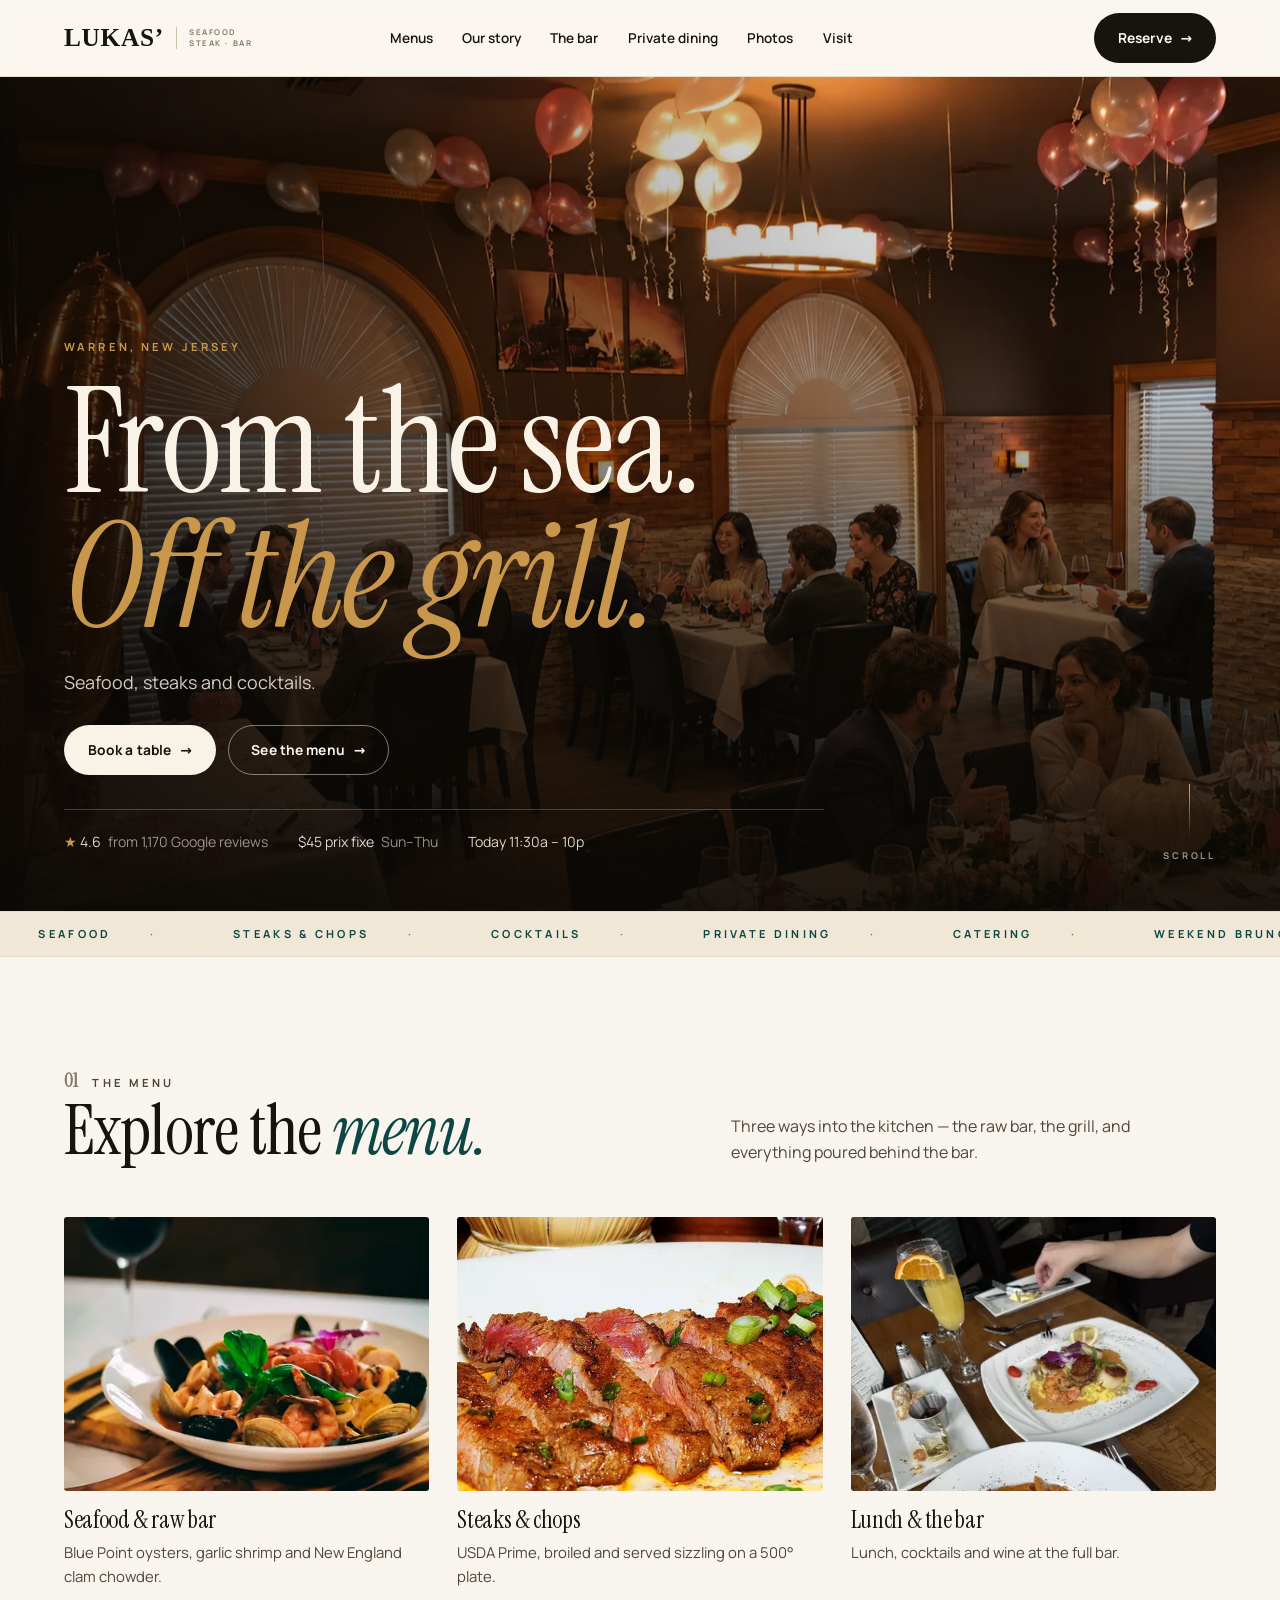
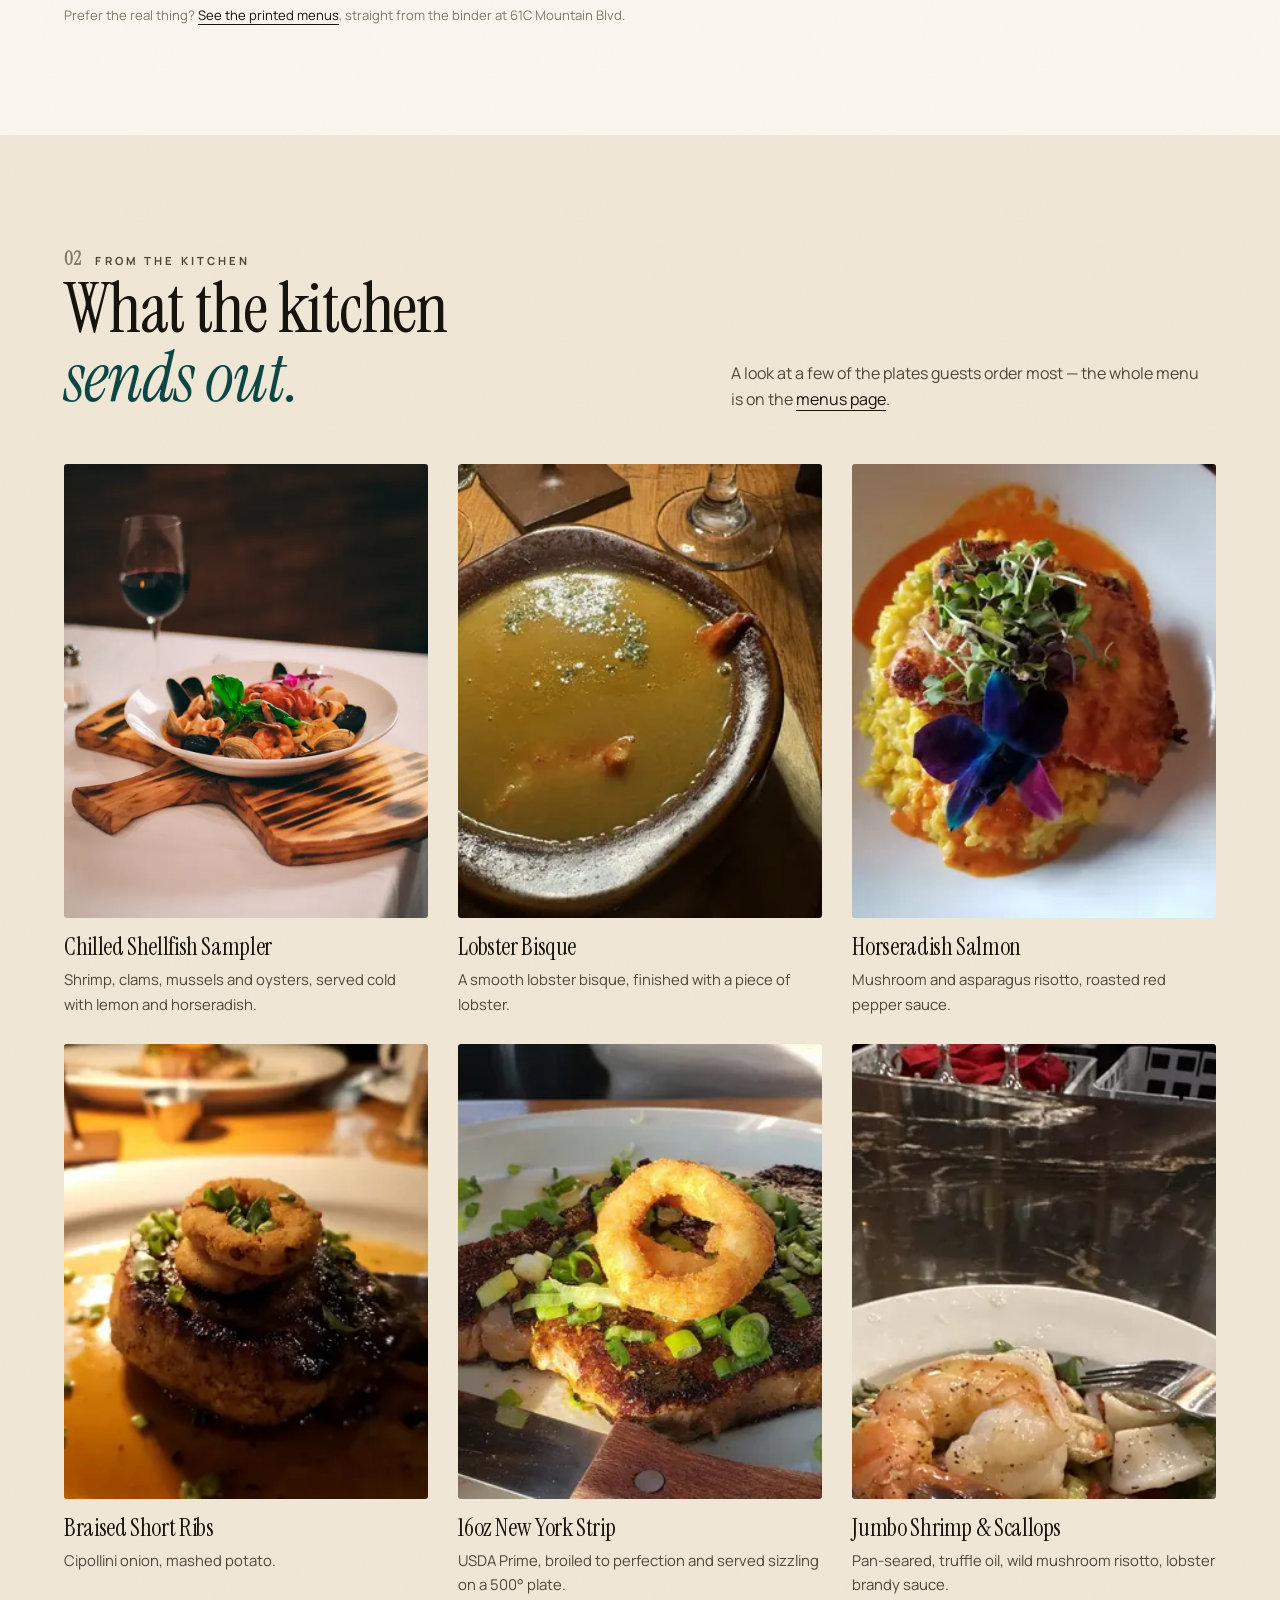
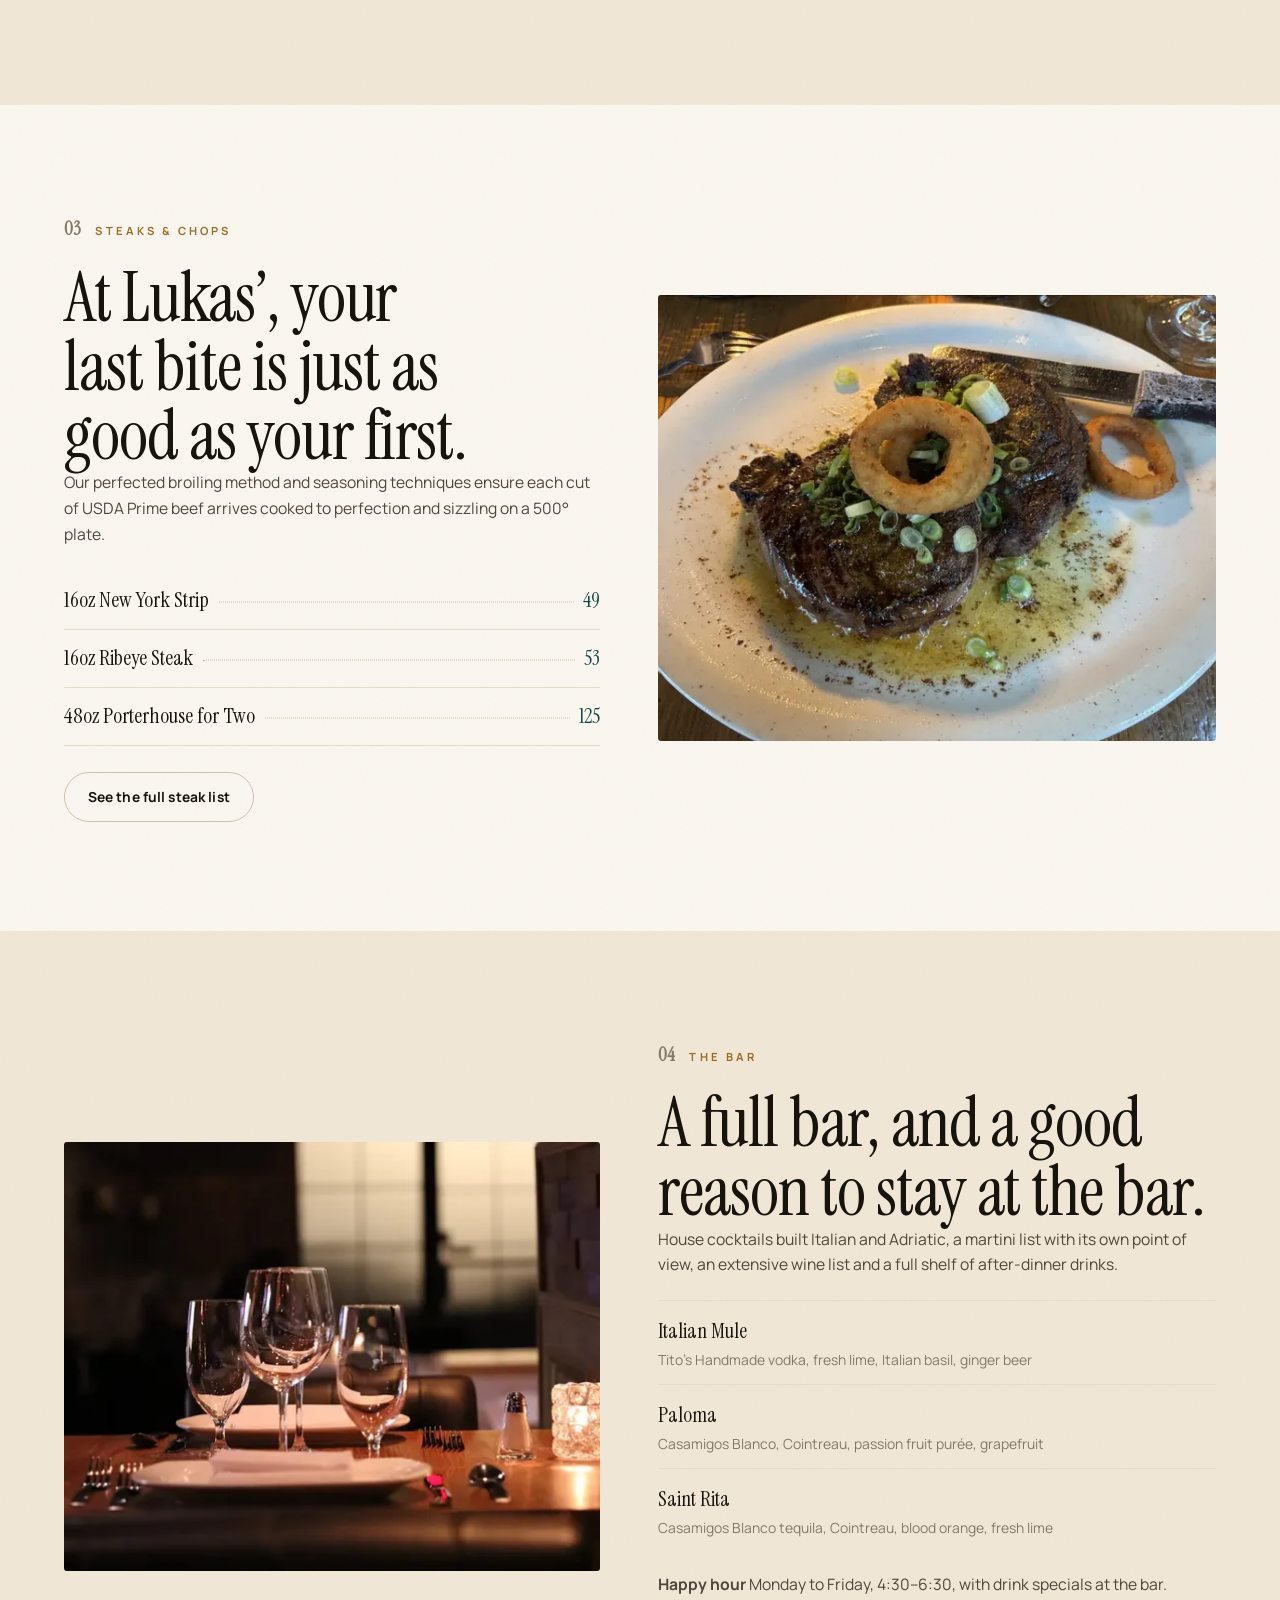
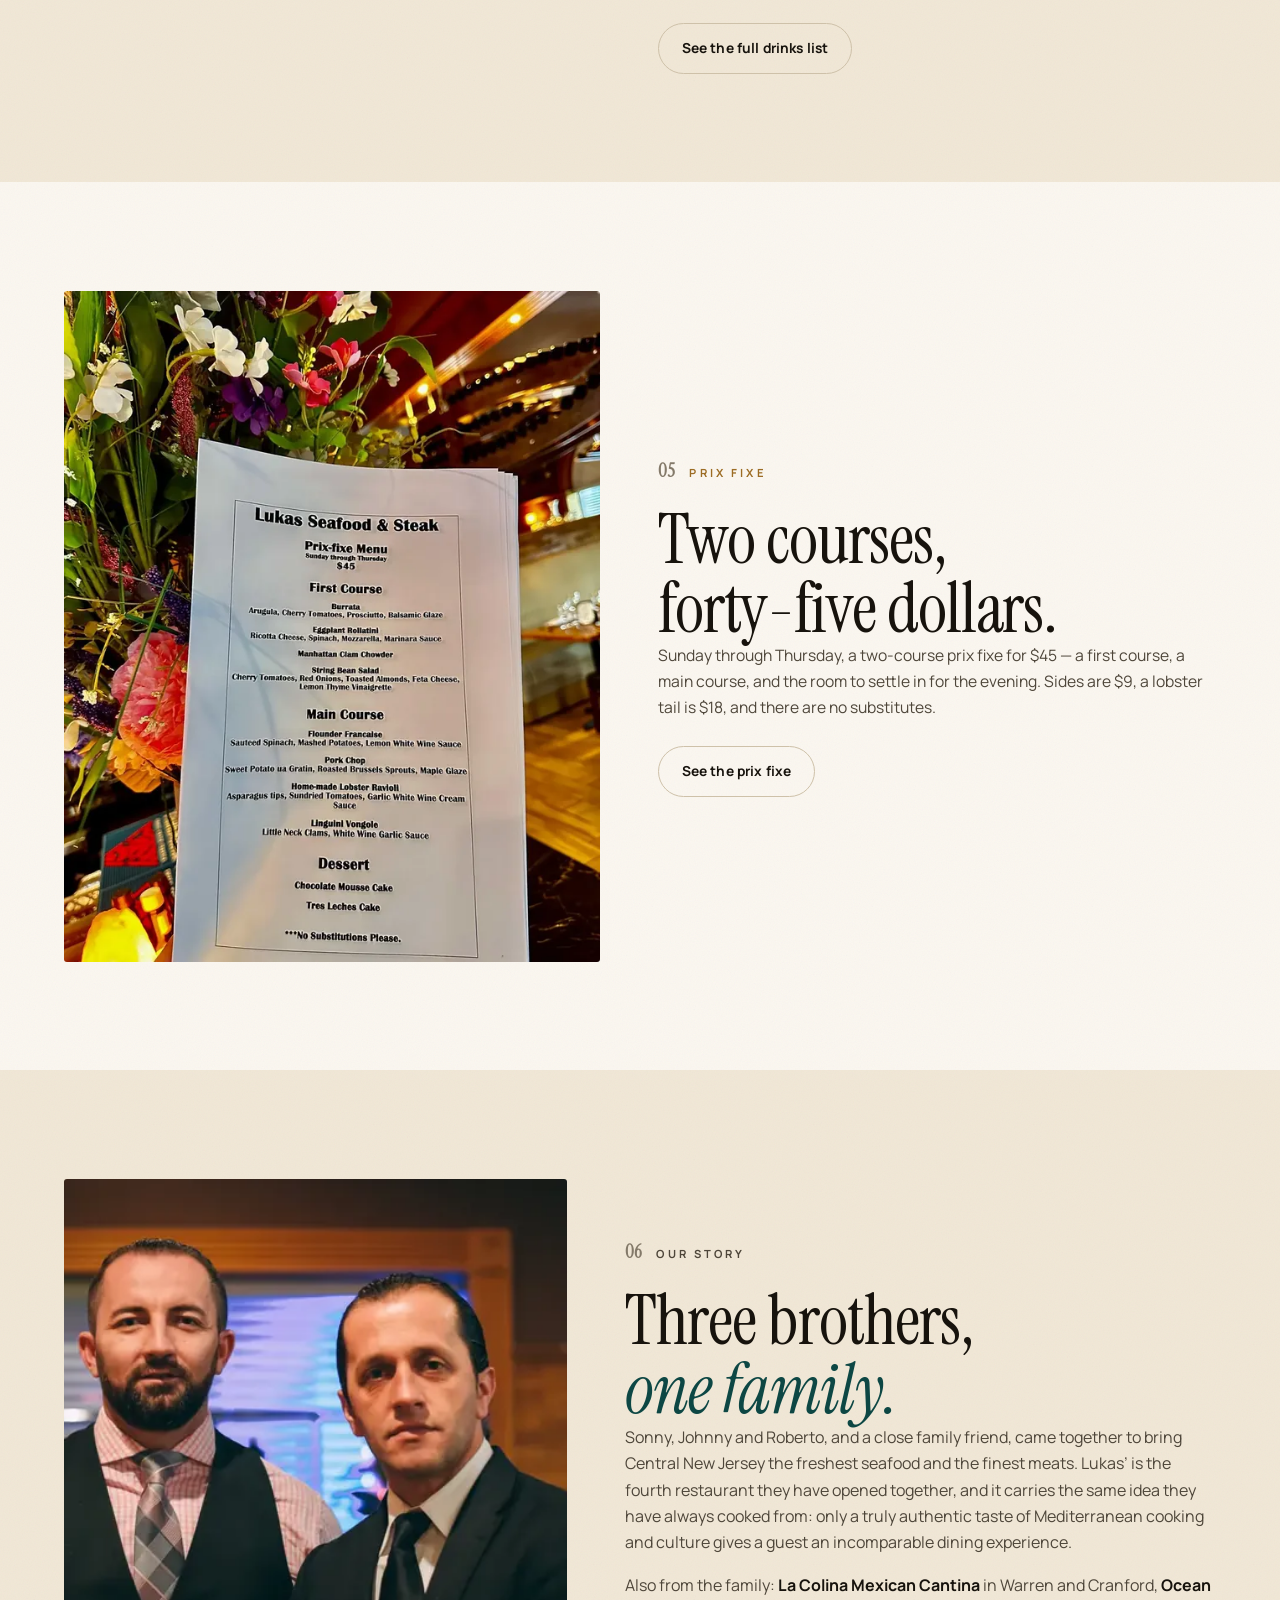
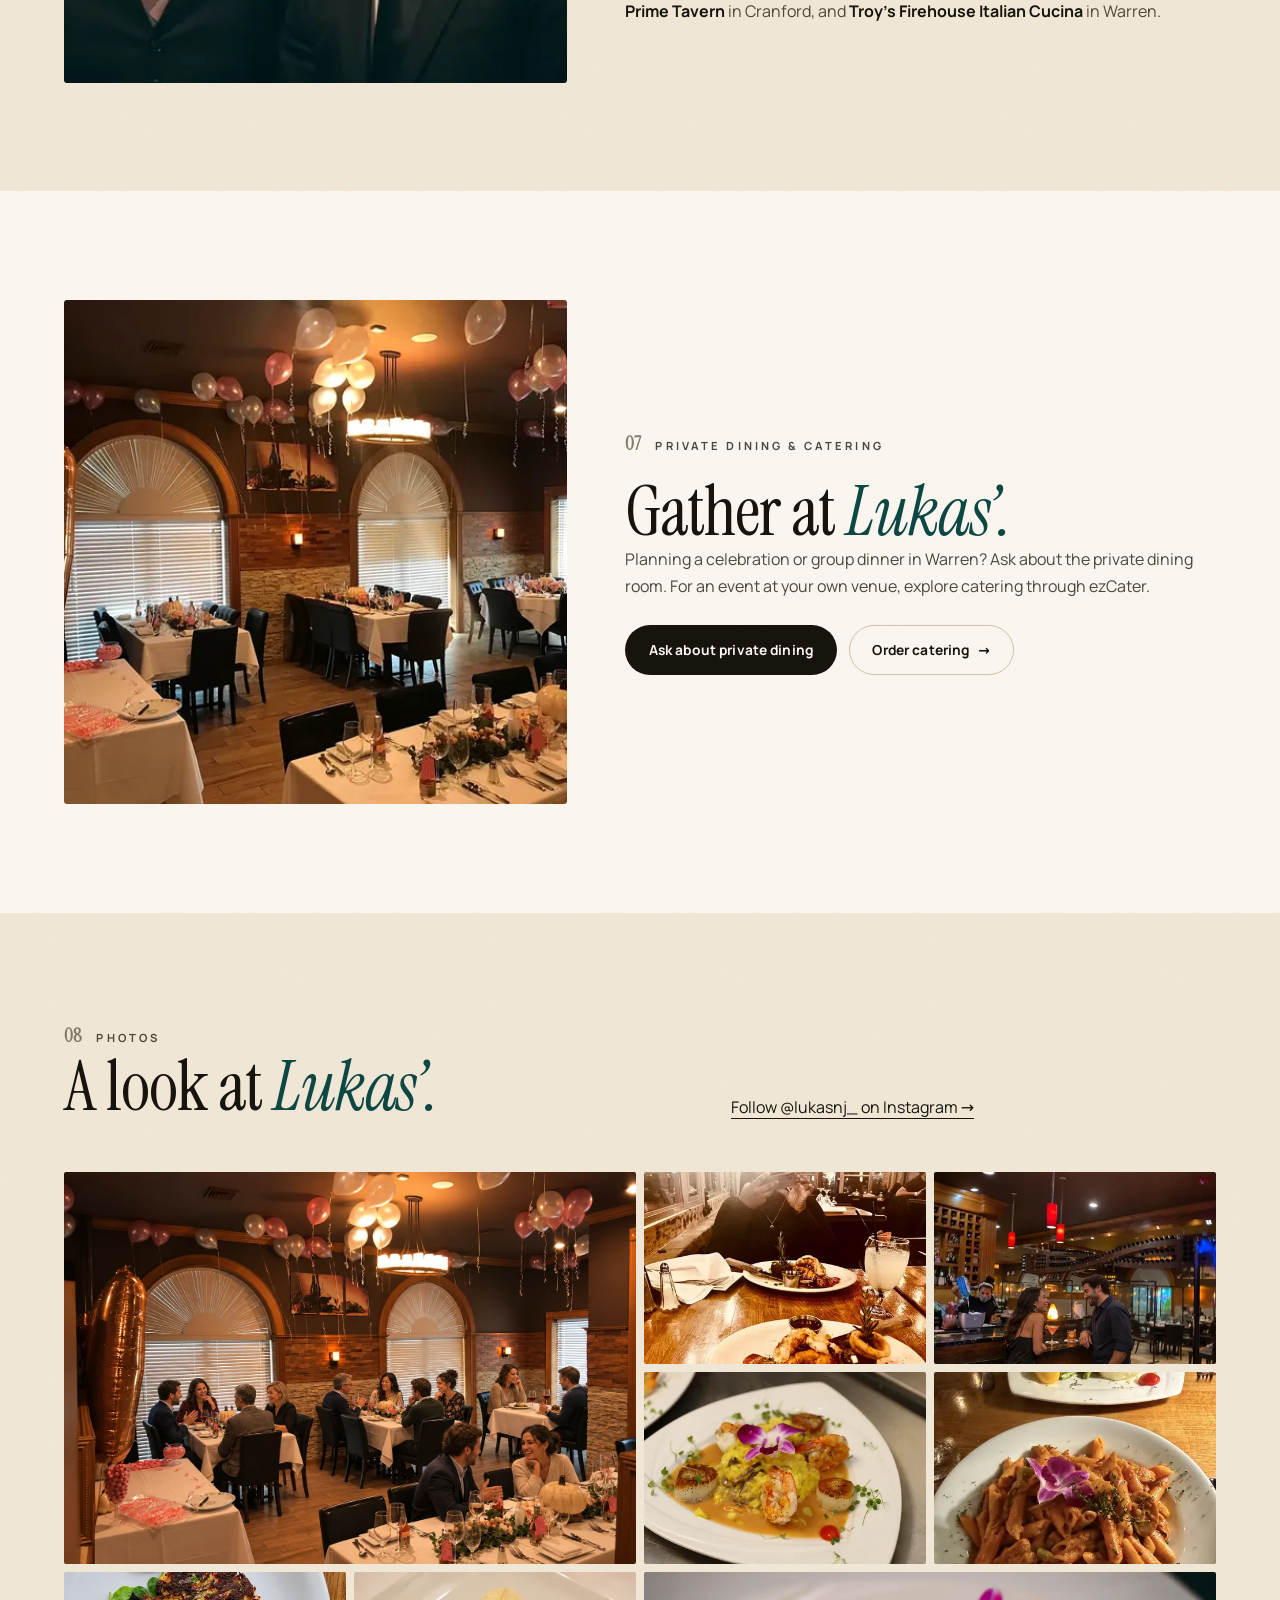
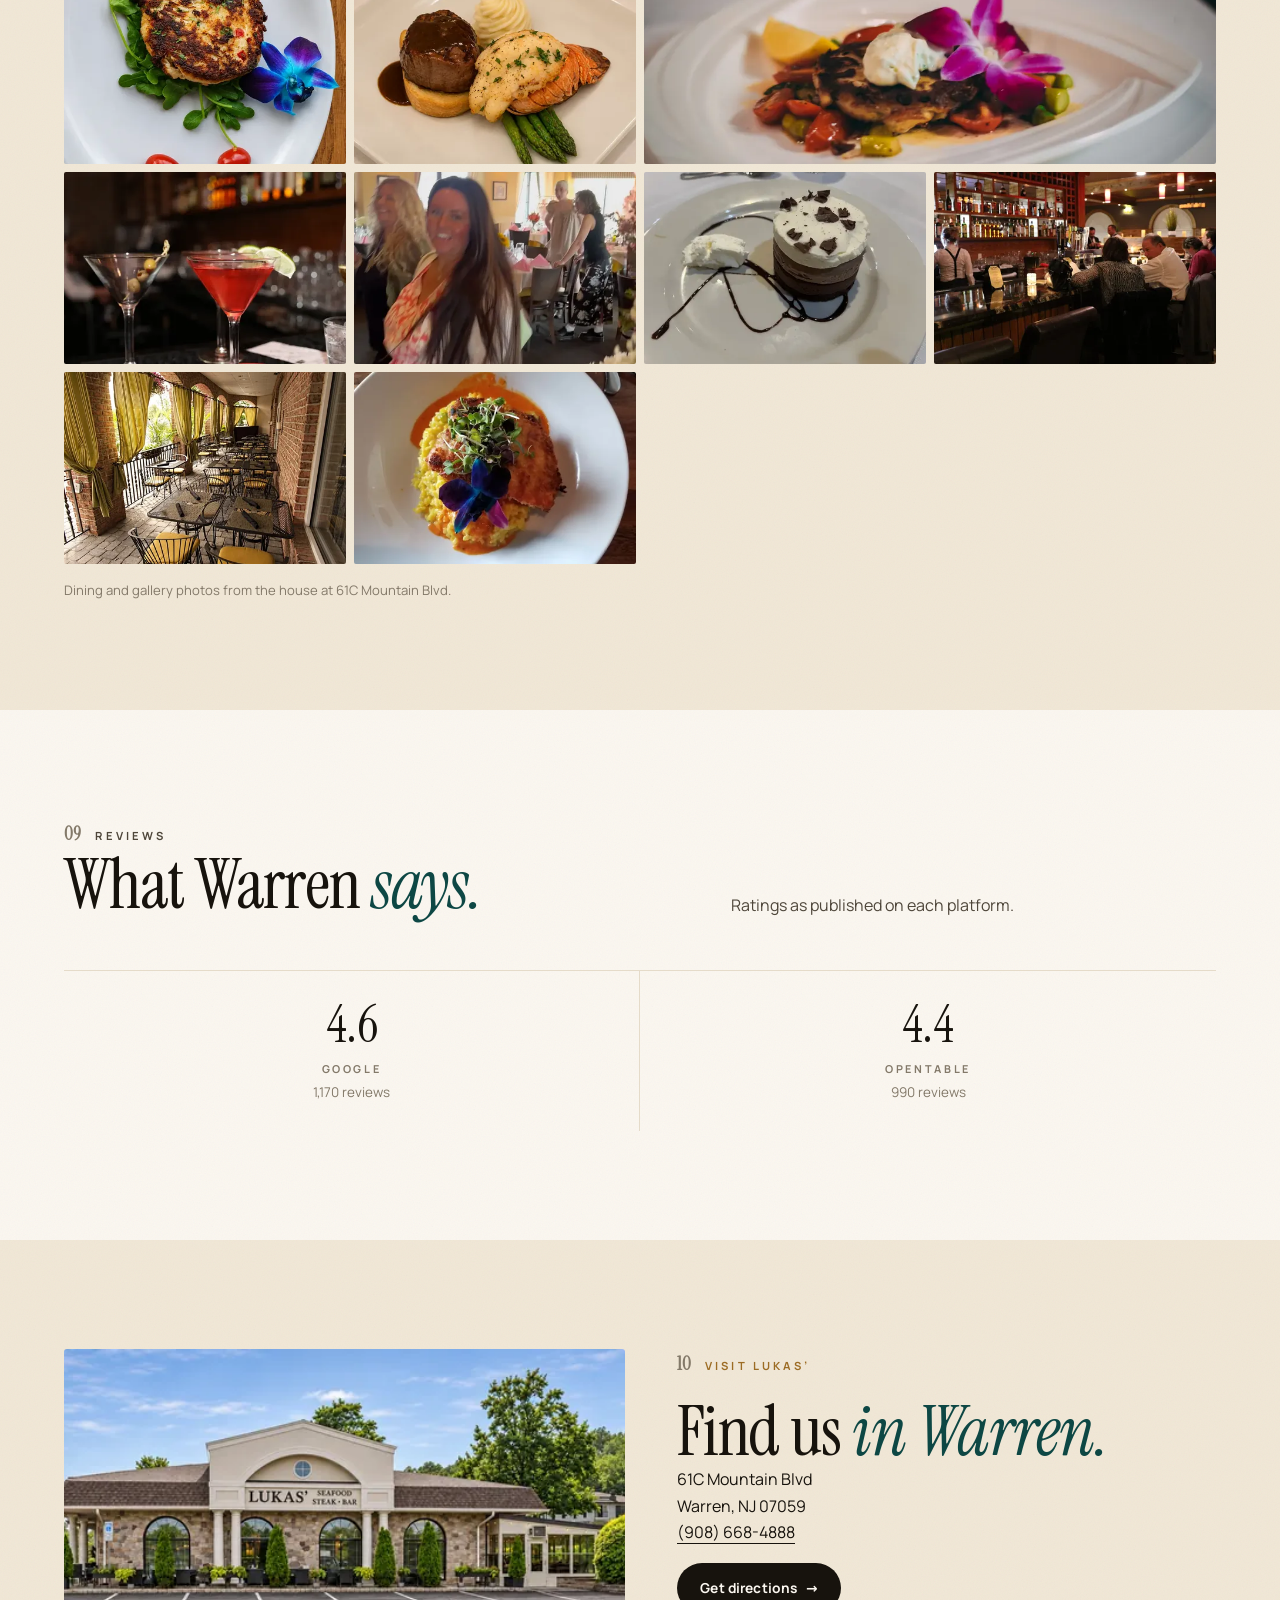
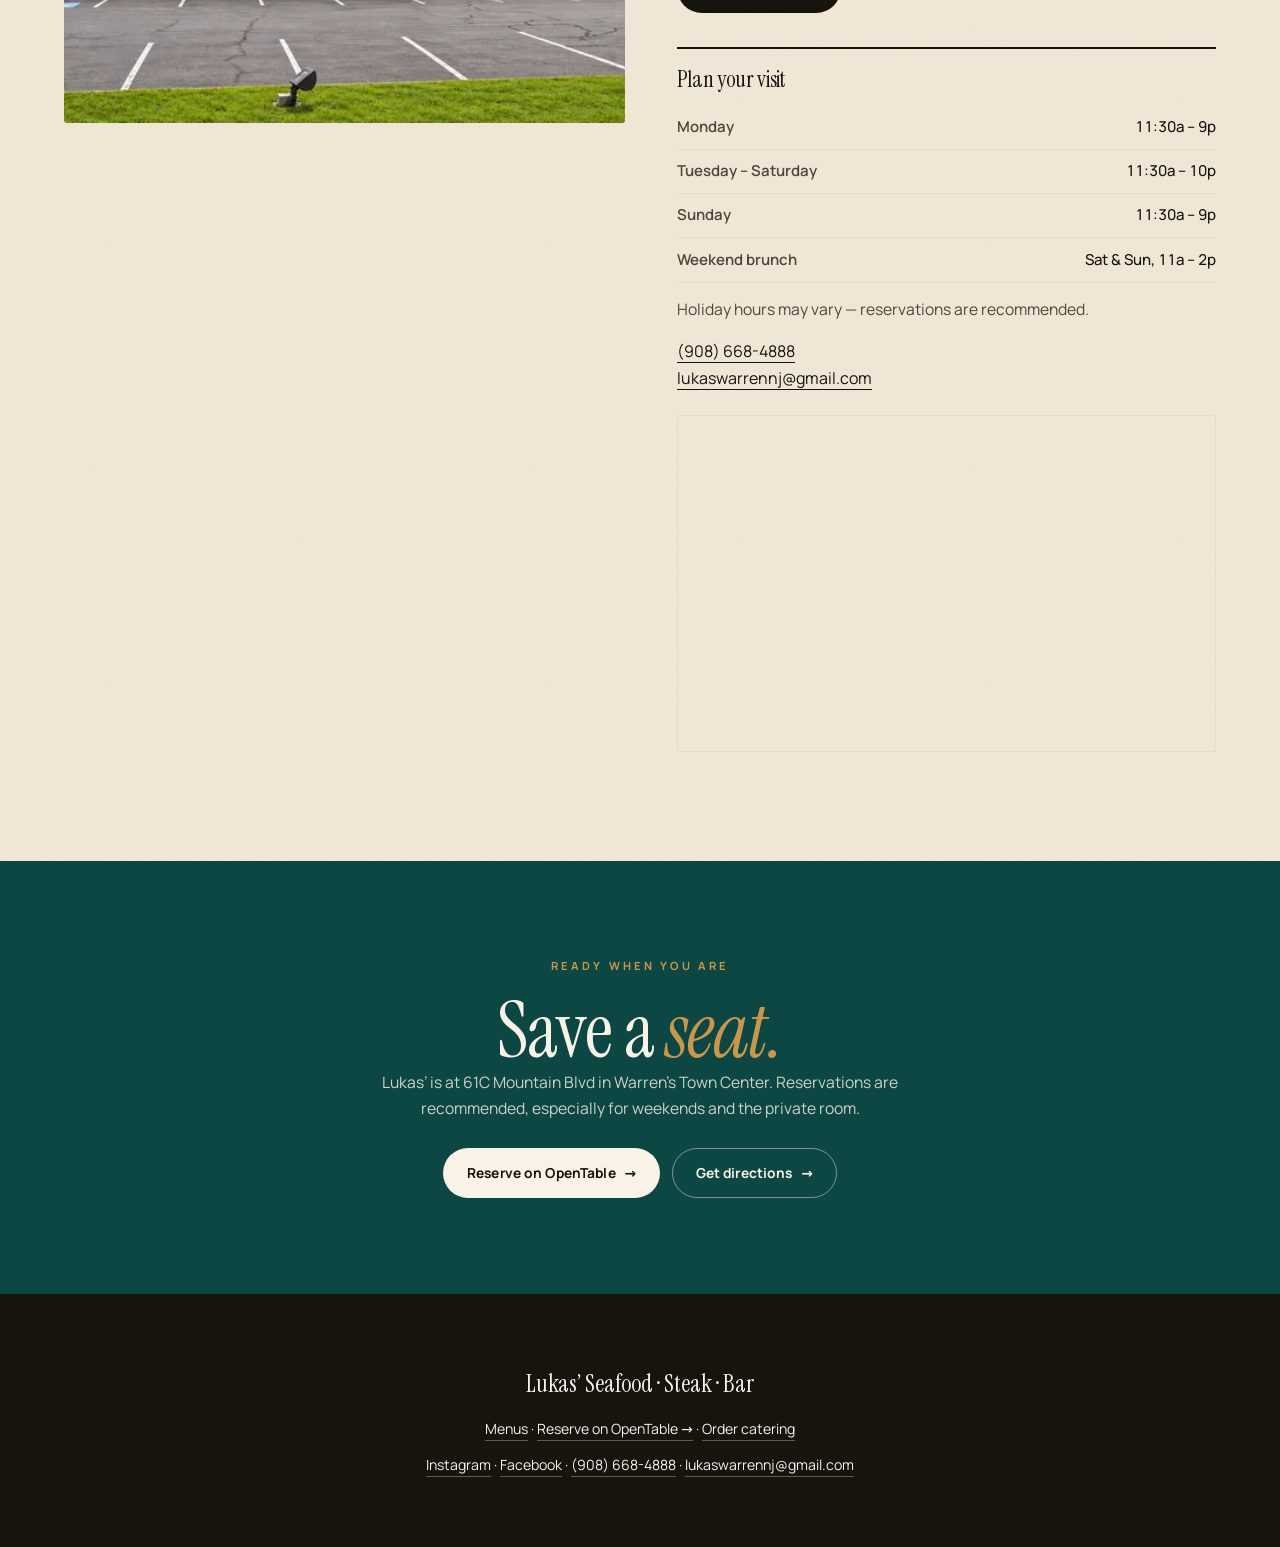
<file: index.html>
<!doctype html>
<html lang="en">
<head>
<meta charset="utf-8">
<script>document.documentElement.className += " js";</script>
<meta name="viewport" content="width=device-width, initial-scale=1">
<title>Lukas&rsquo; Seafood &middot; Steak &middot; Bar | Warren, NJ</title>
<meta name="description" content="Seafood, steaks and cocktails in Warren, New Jersey. Explore the menu, private dining, catering and reservations.">
<meta name="robots" content="noindex">
<meta property="og:title" content="Lukas&rsquo; Seafood &middot; Steak &middot; Bar | Warren, NJ">
<meta property="og:description" content="Seafood, steaks and cocktails in Warren, New Jersey. Explore the menu, private dining, catering and reservations.">
<meta property="og:type" content="website">
<meta property="og:image" content="https://lukas-seafood.netlify.app/assets/img/og-card-1200-v2.jpg">
<meta property="og:image:width" content="1200">
<meta property="og:image:height" content="630">
<meta property="og:image:alt" content="Lukas&rsquo; Seafood &amp; Grille in Warren, New Jersey">
<meta property="og:url" content="https://lukas-seafood.netlify.app/">
<meta property="og:site_name" content="Lukas&rsquo; Seafood &middot; Steak &middot; Bar">
<meta property="og:locale" content="en_US">
<meta name="twitter:card" content="summary_large_image">
<meta name="twitter:title" content="Lukas&rsquo; Seafood &middot; Steak &middot; Bar | Warren, NJ">
<meta name="twitter:description" content="Seafood, steaks and cocktails in Warren, New Jersey. Explore the menu, private dining, catering and reservations.">
<meta name="twitter:image" content="https://lukas-seafood.netlify.app/assets/img/og-card-1200-v2.jpg">
<link rel="canonical" href="https://lukas-seafood.netlify.app/">
<meta name="theme-color" content="#FBF7F0">
<script type="application/ld+json">
{
  "@context": "https://schema.org",
  "@type": "Restaurant",
  "name": "Lukas' Seafood & Grille",
  "alternateName": "Lukas' Seafood · Steak · Bar",
  "description": "Seafood, steaks and cocktails in Warren, New Jersey. Dinner, a full bar, a $45 prix fixe Sunday through Thursday, brunch Saturday and Sunday, and private dining.",
  "url": "https://lukas-seafood.netlify.app/",
  "image": "https://lukas-seafood.netlify.app/assets/img/storefront.webp",
  "logo": "https://lukas-seafood.netlify.app/assets/img/logo-ls-monogram-cropped-146.webp",
  "telephone": "+1-908-668-4888",
  "priceRange": "$$$",
  "currenciesAccepted": "USD",
  "servesCuisine": ["Seafood", "Steakhouse", "Italian", "Mediterranean"],
  "address": {
    "@type": "PostalAddress",
    "streetAddress": "61C Mountain Blvd",
    "addressLocality": "Warren",
    "addressRegion": "NJ",
    "postalCode": "07059",
    "addressCountry": "US"
  },
  "geo": { "@type": "GeoCoordinates", "latitude": 40.617949, "longitude": -74.4963409 },
  "hasMenu": "https://lukas-seafood.netlify.app/menus.html",
  "acceptsReservations": "https://www.opentable.com/r/lukass-seafood-and-grille-warren",
  "aggregateRating": {
    "@type": "AggregateRating",
    "ratingValue": "4.6",
    "reviewCount": "1170",
    "bestRating": "5",
    "worstRating": "1"
  },
  "openingHoursSpecification": [
    { "@type": "OpeningHoursSpecification", "dayOfWeek": "Monday", "opens": "11:30", "closes": "21:00" },
    { "@type": "OpeningHoursSpecification", "dayOfWeek": ["Tuesday", "Wednesday", "Thursday", "Friday"], "opens": "11:30", "closes": "22:00" },
    { "@type": "OpeningHoursSpecification", "dayOfWeek": "Saturday", "opens": "11:30", "closes": "22:00" },
    { "@type": "OpeningHoursSpecification", "dayOfWeek": "Sunday", "opens": "11:30", "closes": "21:00" }
  ],
  "sameAs": [
    "https://www.instagram.com/lukasnj_/",
    "https://www.facebook.com/p/Lukas-Seafood-Grille-100062875322074/",
    "https://www.opentable.com/r/lukass-seafood-and-grille-warren",
    "https://yelp.com/biz/lukas-seafood-and-grille-warren-2",
    "https://www.tripadvisor.com/Restaurant_Review-g46899-d12177837-Reviews-Lukas_Seafood_Grille-Warren_New_Jersey.html",
    "https://www.ezcater.com/catering/lukas-seafood-3"
  ]
}
</script>
<link rel="icon" href="assets/img/logo-ls-monogram-cropped-146.webp" type="image/webp">
<link rel="stylesheet" href="assets/fonts/fonts.css">
<link rel="stylesheet" href="style.css">
</head>
<body>
<a class="skip" href="#main">Skip to content</a>
<header class="header">
<a href="index.html" class="brand" aria-label="Lukas' Seafood, Steak and Bar home"><span class="wordmark" aria-hidden="true"><span class="wordmark-name">LUKAS&rsquo;</span><span class="wordmark-type">SEAFOOD<br>STEAK &middot; BAR</span></span></a>
<nav aria-label="Main"><a href="menus.html">Menus</a><a href="index.html#story">Our story</a><a href="index.html#bar">The bar</a><a href="index.html#dining">Private dining</a><a href="index.html#gallery">Photos</a><a href="index.html#visit">Visit</a></nav>
<a class="button" href="https://www.opentable.com/r/lukass-seafood-and-grille-warren?lang=en-us">Reserve <span aria-hidden="true">&rarr;</span></a>
<button class="nav-toggle" type="button" aria-expanded="false" aria-controls="mobile-menu" aria-label="Open menu"><span></span><span></span><span></span></button>
<div class="mobile-menu" id="mobile-menu" hidden>
<a href="menus.html">Menus</a>
<a href="index.html#story">Our story</a>
<a href="index.html#bar">The bar</a>
<a href="index.html#dining">Private dining</a>
<a href="index.html#gallery">Photos</a>
<a href="index.html#visit">Visit</a>
<a class="button" href="https://www.opentable.com/r/lukass-seafood-and-grille-warren?lang=en-us">Reserve a table <span aria-hidden="true">&rarr;</span></a>
</div>
</header>

<main id="main">

<section class="hero">
<figure class="hero-photo"><img src="assets/img/dining-hero-1448.webp" srcset="assets/img/dining-hero-640.webp 640w, assets/img/dining-hero-1448.webp 1448w" sizes="100vw" width="1448" height="1086" alt="Dinner guests in the dining room at Lukas'" fetchpriority="high"></figure>
<div class="hero-inner">
<p class="eyebrow">Warren, New Jersey</p>
<h1>From the sea.<br><em>Off the grill.</em></h1>
<p class="hero-sub">Seafood, steaks and cocktails.</p>
<div class="actions hero-actions">
<a class="button" href="https://www.opentable.com/r/lukass-seafood-and-grille-warren?lang=en-us">Book a table <span aria-hidden="true">&rarr;</span></a>
<a class="button outline" href="menus.html">See the menu <span aria-hidden="true">&rarr;</span></a>
</div>
<p class="hero-meta">
<span class="fact"><a href="https://www.google.com/maps/search/?api=1&amp;query=Lukas%27%20Seafood%20%26%20Grille%2C%2061C%20Mountain%20Blvd%2C%20Warren%2C%20NJ%2007059"><span class="star" aria-hidden="true">&#9733;</span> 4.6</a> <span class="muted">from 1,170 Google reviews</span></span>
<span class="fact"><a href="menus.html#prixfixe">$45 prix fixe</a> <span class="muted">Sun&ndash;Thu</span></span>
<span class="fact"><a href="index.html#visit"><span data-today-hours>Open daily from 11:30a</span></a></span>
</p>
</div>
<div class="scroll-cue" aria-hidden="true"><i></i><span>Scroll</span></div>
</section>

<div class="ticker" aria-hidden="true"><div class="ticker-track">
<span>Seafood</span><span>Steaks &amp; chops</span><span>Cocktails</span><span>Private dining</span><span>Catering</span><span>Weekend brunch</span><span>Warren, New Jersey</span>
<span>Seafood</span><span>Steaks &amp; chops</span><span>Cocktails</span><span>Private dining</span><span>Catering</span><span>Weekend brunch</span><span>Warren, New Jersey</span>
</div></div>

<section class="section shell reveal" id="menu" aria-labelledby="menu-title">
<div class="section-head">
<div><p class="eyebrow"><span class="num">01</span>The menu</p><h2 id="menu-title">Explore the <em>menu.</em></h2></div>
<p>Three ways into the kitchen &mdash; the raw bar, the grill, and everything poured behind the bar.</p>
</div>
<div class="menu-grid">
<a class="menu-card" href="menus.html#appetizers"><span class="thumb"><img src="assets/img/seafood.webp" srcset="assets/img/seafood-480.webp 480w, assets/img/seafood.webp 940w" sizes="(max-width:880px) 100vw, 33vw" width="940" height="638" alt="Plated seafood at Lukas'" loading="lazy" decoding="async"></span><h3>Seafood &amp; raw bar</h3><p>Blue Point oysters, garlic shrimp and New England clam chowder.</p></a>
<a class="menu-card" href="menus.html#steaks"><span class="thumb"><img src="assets/img/sliced-steak.webp" srcset="assets/img/sliced-steak-480.webp 480w, assets/img/sliced-steak.webp 909w" sizes="(max-width:880px) 100vw, 33vw" width="909" height="769" alt="Sliced steak served with vegetables" loading="lazy" decoding="async"></span><h3>Steaks &amp; chops</h3><p>USDA Prime, broiled and served sizzling on a 500&deg; plate.</p></a>
<a class="menu-card" href="menus.html#bar"><span class="thumb"><img src="assets/img/orange-cocktail-table-900.webp" srcset="assets/img/orange-cocktail-table-480.webp 480w, assets/img/orange-cocktail-table-900.webp 900w" sizes="(max-width:880px) 100vw, 33vw" width="900" height="675" alt="Cocktails on a table at Lukas'" loading="lazy" decoding="async"></span><h3>Lunch &amp; the bar</h3><p>Lunch, cocktails and wine at the full bar.</p></a>
</div>
<p class="gallery-credit">Prefer the real thing? <a class="textlink" href="menus.html#printed">See the printed menus</a>, straight from the binder at 61C Mountain Blvd.</p>
</section>

<section class="section tint shell reveal" id="dishes" aria-labelledby="dishes-title">
<div class="section-head">
<div><p class="eyebrow"><span class="num">02</span>From the kitchen</p><h2 id="dishes-title">What the kitchen<br><em>sends out.</em></h2></div>
<p>A look at a few of the plates guests order most &mdash; the whole menu is on the <a class="textlink" href="menus.html">menus page</a>.</p>
</div>
<div class="sig-grid">
<article class="menu-card"><span class="thumb portrait"><img src="assets/img/seafood-chilled-platter-480.webp" srcset="assets/img/seafood-chilled-platter-480.webp 480w" sizes="(max-width:600px) 100vw, 33vw" width="480" height="719" alt="Chilled Shellfish Sampler" loading="lazy" decoding="async"></span><h3>Chilled Shellfish Sampler</h3><p>Shrimp, clams, mussels and oysters, served cold with lemon and horseradish.</p></article>
<article class="menu-card"><span class="thumb portrait"><img src="assets/img/lobster-bisque-900.webp" srcset="assets/img/lobster-bisque-480.webp 480w, assets/img/lobster-bisque-900.webp 900w" sizes="(max-width:600px) 100vw, 33vw" width="900" height="675" alt="Lobster Bisque" loading="lazy" decoding="async"></span><h3>Lobster Bisque</h3><p>A smooth lobster bisque, finished with a piece of lobster.</p></article>
<article class="menu-card"><span class="thumb portrait"><img src="assets/img/horseradish-salmon-900.webp" srcset="assets/img/horseradish-salmon-480.webp 480w, assets/img/horseradish-salmon-900.webp 900w" sizes="(max-width:600px) 100vw, 33vw" width="900" height="675" alt="Horseradish Salmon" loading="lazy" decoding="async"></span><h3>Horseradish Salmon</h3><p>Mushroom and asparagus risotto, roasted red pepper sauce.</p></article>
<article class="menu-card"><span class="thumb portrait"><img src="assets/img/short-rib-braised-900.webp" srcset="assets/img/short-rib-braised-480.webp 480w, assets/img/short-rib-braised-900.webp 900w" sizes="(max-width:600px) 100vw, 33vw" width="900" height="675" alt="Braised Short Ribs" loading="lazy" decoding="async"></span><h3>Braised Short Ribs</h3><p>Cipollini onion, mashed potato.</p></article>
<article class="menu-card"><span class="thumb portrait"><img src="assets/img/new-york-strip-900.webp" srcset="assets/img/new-york-strip-480.webp 480w, assets/img/new-york-strip-900.webp 900w" sizes="(max-width:600px) 100vw, 33vw" width="900" height="675" alt="16oz New York Strip" loading="lazy" decoding="async"></span><h3>16oz New York Strip</h3><p>USDA Prime, broiled to perfection and served sizzling on a 500&deg; plate.</p></article>
<article class="menu-card"><span class="thumb portrait"><img src="assets/img/grilled-shrimp-lobster-900.webp" srcset="assets/img/grilled-shrimp-lobster-480.webp 480w, assets/img/grilled-shrimp-lobster-900.webp 900w" sizes="(max-width:600px) 100vw, 33vw" width="900" height="675" alt="Jumbo Shrimp &amp; Scallops" loading="lazy" decoding="async"></span><h3>Jumbo Shrimp &amp; Scallops</h3><p>Pan-seared, truffle oil, wild mushroom risotto, lobster brandy sauce.</p></article>
</div>
</section>

<section class="section shell reveal" id="steaks" aria-labelledby="steaks-title">
<div class="split">
<div class="split-copy">
<p class="eyebrow"><span class="num">03</span>Steaks &amp; chops</p>
<h2 id="steaks-title">At Lukas&rsquo;, your last bite is just as good as your first.</h2>
<p class="note">Our perfected broiling method and seasoning techniques ensure each cut of USDA Prime beef arrives cooked to perfection and sizzling on a 500&deg; plate.</p>
<ul class="price-list">
<li><span class="nm">16oz New York Strip</span><span class="dots"></span><span class="pr">49</span></li>
<li><span class="nm">16oz Ribeye Steak</span><span class="dots"></span><span class="pr">53</span></li>
<li><span class="nm">48oz Porterhouse for Two</span><span class="dots"></span><span class="pr">125</span></li>
</ul>
<div class="pill-row"><a class="button outline" href="menus.html#steaks">See the full steak list</a></div>
</div>
<div class="split-media"><img src="assets/img/filet-mignon-grilled-900.webp" srcset="assets/img/filet-mignon-grilled-640.webp 640w, assets/img/filet-mignon-grilled-900.webp 900w" sizes="(max-width:900px) 100vw, 50vw" width="900" height="675" alt="A grilled filet mignon at Lukas'" loading="lazy" decoding="async"></div>
</div>
</section>

<section class="section tint shell reveal" id="bar" aria-labelledby="bar-title">
<div class="split flip">
<div class="split-copy">
<p class="eyebrow"><span class="num">04</span>The bar</p>
<h2 id="bar-title">A full bar, and a good reason to stay at the bar.</h2>
<p class="note">House cocktails built Italian and Adriatic, a martini list with its own point of view, an extensive wine list and a full shelf of after-dinner drinks.</p>
<ul class="cocktail-list">
<li><span class="nm">Italian Mule</span><span class="ing">Tito&rsquo;s Handmade vodka, fresh lime, Italian basil, ginger beer</span></li>
<li><span class="nm">Paloma</span><span class="ing">Casamigos Blanco, Cointreau, passion fruit pur&eacute;e, grapefruit</span></li>
<li><span class="nm">Saint Rita</span><span class="ing">Casamigos Blanco tequila, Cointreau, blood orange, fresh lime</span></li>
</ul>
<p class="note" style="margin-top:20px"><strong>Happy hour</strong> Monday to Friday, 4:30&ndash;6:30, with drink specials at the bar.</p>
<div class="pill-row"><a class="button outline" href="menus.html#bar">See the full drinks list</a></div>
</div>
<div class="split-media"><img src="assets/img/wine-service-candle-900.webp" srcset="assets/img/wine-service-candle-640.webp 640w, assets/img/wine-service-candle-900.webp 900w" sizes="(max-width:900px) 100vw, 50vw" width="900" height="600" alt="Wine service by candlelight at Lukas'" loading="lazy" decoding="async"></div>
</div>
</section>

<section class="section shell reveal" id="prixfixe" aria-labelledby="prixfixe-title">
<div class="split flip">
<div class="split-copy">
<p class="eyebrow"><span class="num">05</span>Prix fixe</p>
<h2 id="prixfixe-title">Two courses, forty-five dollars.</h2>
<p class="note">Sunday through Thursday, a two-course prix fixe for $45 &mdash; a first course, a main course, and the room to settle in for the evening. Sides are $9, a lobster tail is $18, and there are no substitutes.</p>
<div class="pill-row"><a class="button outline" href="menus.html#prixfixe">See the prix fixe</a></div>
</div>
<div class="split-media tall"><img src="assets/img/guestbook-prix-fixe-card-1200.webp" srcset="assets/img/guestbook-prix-fixe-card-640.webp 640w, assets/img/guestbook-prix-fixe-card-1200.webp 1200w" sizes="(max-width:900px) 100vw, 50vw" width="1200" height="1500" alt="The printed prix fixe card at Lukas'" loading="lazy" decoding="async"></div>
</div>
</section>

<section class="section tint shell reveal" id="story">
<div class="story">
<div class="story-media"><img src="assets/img/founders-portrait-900.webp" srcset="assets/img/founders-portrait-640.webp 640w, assets/img/founders-portrait-900.webp 900w" sizes="(max-width:900px) 100vw, 46vw" width="900" height="600" alt="Sonny and Burim Gjevukaj of the family behind Lukas'" loading="lazy" decoding="async"></div>
<div>
<p class="eyebrow"><span class="num">06</span>Our story</p>
<h2>Three brothers,<br><em>one family.</em></h2>
<p>Sonny, Johnny and Roberto, and a close family friend, came together to bring Central New Jersey the freshest seafood and the finest meats. Lukas&rsquo; is the fourth restaurant they have opened together, and it carries the same idea they have always cooked from: only a truly authentic taste of Mediterranean cooking and culture gives a guest an incomparable dining experience.</p>
<p>Also from the family: <strong>La Colina Mexican Cantina</strong> in Warren and Cranford, <strong>Ocean Prime Tavern</strong> in Cranford, and <strong>Troy&rsquo;s Firehouse Italian Cucina</strong> in Warren.</p>
</div>
</div>
</section>

<section class="section shell reveal" id="dining">
<div class="story flip">
<div class="story-media"><img src="assets/img/dining.webp" srcset="assets/img/dining-640.webp 640w, assets/img/dining.webp 1280w" sizes="(max-width:900px) 100vw, 46vw" width="1280" height="960" alt="Warm lighting and set tables inside Lukas'" loading="lazy" decoding="async"></div>
<div>
<p class="eyebrow"><span class="num">07</span>Private dining &amp; catering</p>
<h2>Gather at <em>Lukas&rsquo;.</em></h2>
<p>Planning a celebration or group dinner in Warren? Ask about the private dining room. For an event at your own venue, explore catering through ezCater.</p>
<div class="event-actions">
<a class="button" href="mailto:lukaswarrennj@gmail.com">Ask about private dining</a>
<a class="button outline" href="https://www.ezcater.com/catering/lukas-seafood-3">Order catering <span aria-hidden="true">&rarr;</span></a>
</div>
</div>
</div>
</section>

<section class="section tint shell reveal" id="gallery" aria-labelledby="gallery-title">
<div class="section-head">
<div><p class="eyebrow"><span class="num">08</span>Photos</p><h2 id="gallery-title">A look at <em>Lukas&rsquo;.</em></h2></div>
<p><a class="textlink" href="https://www.instagram.com/lukasnj_/">Follow @lukasnj_ on Instagram &rarr;</a></p>
</div>
<div class="gallery-grid">
<img tabindex="0" role="button" src="assets/img/dining-hero-1448.webp" srcset="assets/img/dining-hero-480.webp 480w, assets/img/dining-hero-1448.webp 1448w" sizes="(max-width:720px) 100vw, 50vw" width="1448" height="1086" alt="Dining room at night" loading="lazy" decoding="async">
<img tabindex="0" role="button" src="assets/img/table-752.webp" srcset="assets/img/table-480.webp 480w, assets/img/table-752.webp 752w" sizes="(max-width:720px) 50vw, 25vw" width="752" height="752" alt="Guests and plated food at a table" loading="lazy" decoding="async">
<img tabindex="0" role="button" src="assets/img/bar-evening.webp" srcset="assets/img/bar-evening-480.webp 480w, assets/img/bar-evening.webp 1100w" sizes="(max-width:720px) 50vw, 25vw" width="1100" height="1100" alt="The bar in the evening" loading="lazy" decoding="async">
<img tabindex="0" role="button" src="assets/img/seafood-risotto.webp" srcset="assets/img/seafood-risotto-480.webp 480w, assets/img/seafood-risotto.webp 1280w" sizes="(max-width:720px) 50vw, 25vw" width="1280" height="853" alt="Seafood risotto" loading="lazy" decoding="async">
<img tabindex="0" role="button" src="assets/img/penne-vodka-900.webp" srcset="assets/img/penne-vodka-480.webp 480w, assets/img/penne-vodka-900.webp 900w" sizes="(max-width:720px) 50vw, 25vw" width="900" height="675" alt="Penne vodka" loading="lazy" decoding="async">
<img tabindex="0" role="button" src="assets/img/seared-entree.webp" srcset="assets/img/seared-entree-480.webp 480w, assets/img/seared-entree.webp 752w" sizes="(max-width:720px) 50vw, 25vw" width="752" height="752" alt="A seared entree" loading="lazy" decoding="async">
<img tabindex="0" role="button" src="assets/img/steak-and-seafood.webp" srcset="assets/img/steak-and-seafood-480.webp 480w, assets/img/steak-and-seafood.webp 900w" sizes="(max-width:720px) 50vw, 25vw" width="900" height="575" alt="Steak and seafood" loading="lazy" decoding="async">
<img tabindex="0" role="button" src="assets/img/octopus-greens-900.webp" srcset="assets/img/octopus-greens-480.webp 480w, assets/img/octopus-greens-900.webp 900w" sizes="(max-width:720px) 100vw, 50vw" width="900" height="600" alt="Octopus with greens" loading="lazy" decoding="async">
<img tabindex="0" role="button" src="assets/img/cocktail-pair-900.webp" srcset="assets/img/cocktail-pair-480.webp 480w, assets/img/cocktail-pair-900.webp 900w" sizes="(max-width:720px) 50vw, 25vw" width="900" height="600" alt="A pair of cocktails" loading="lazy" decoding="async">
<img tabindex="0" role="button" src="assets/img/women-smiling-table-900.webp" srcset="assets/img/women-smiling-table-480.webp 480w, assets/img/women-smiling-table-900.webp 900w" sizes="(max-width:720px) 50vw, 25vw" width="900" height="675" alt="Guests smiling at a table" loading="lazy" decoding="async">
<img tabindex="0" role="button" src="assets/img/chocolate-cake-layered-900.webp" srcset="assets/img/chocolate-cake-layered-480.webp 480w, assets/img/chocolate-cake-layered-900.webp 900w" sizes="(max-width:720px) 50vw, 25vw" width="900" height="675" alt="Chocolate layer cake" loading="lazy" decoding="async">
<img tabindex="0" role="button" src="assets/img/interior-bar-wine-wall-1600.webp" srcset="assets/img/interior-bar-wine-wall-480.webp 480w, assets/img/interior-bar-wine-wall-1600.webp 1600w" sizes="(max-width:720px) 50vw, 25vw" width="1600" height="1067" alt="The bar's wine wall" loading="lazy" decoding="async">
<img tabindex="0" role="button" src="assets/img/patio-brick-outdoor-1600.webp" srcset="assets/img/patio-brick-outdoor-480.webp 480w, assets/img/patio-brick-outdoor-1600.webp 1600w" sizes="(max-width:720px) 50vw, 25vw" width="1600" height="1200" alt="Outdoor brick patio seating" loading="lazy" decoding="async">
<img tabindex="0" role="button" src="assets/img/horseradish-salmon-900.webp" srcset="assets/img/horseradish-salmon-480.webp 480w, assets/img/horseradish-salmon-900.webp 900w" sizes="(max-width:720px) 50vw, 25vw" width="900" height="675" alt="Horseradish salmon" loading="lazy" decoding="async">
</div>
<p class="gallery-credit">Dining and gallery photos from the house at 61C Mountain Blvd.</p>
</section>

<section class="section shell reveal" id="reviews" aria-labelledby="reviews-title">
<div class="section-head">
<div><p class="eyebrow"><span class="num">09</span>Reviews</p><h2 id="reviews-title">What Warren <em>says.</em></h2></div>
<p>Ratings as published on each platform.</p>
</div>
<div class="rating-grid">
<div class="rating"><span class="score">4.6</span><span class="plat">Google</span><span class="count">1,170 reviews</span></div>
<div class="rating"><span class="score">4.4</span><span class="plat">OpenTable</span><span class="count">990 reviews</span></div>
</div>
</section>

<section class="section tint shell reveal" id="visit" aria-labelledby="visit-title">
<div class="visit">
<figure class="storefront"><img src="assets/img/storefront.webp" srcset="assets/img/storefront-640.webp 640w, assets/img/storefront.webp 1440w" sizes="(max-width:900px) 100vw, 50vw" width="1440" height="720" alt="Lukas' Seafood, Steak and Bar in Warren, New Jersey" loading="lazy" decoding="async"></figure>
<div class="visit-info">
<p class="eyebrow"><span class="num">10</span>Visit Lukas&rsquo;</p>
<h2 id="visit-title">Find us <em>in Warren.</em></h2>
<p>61C Mountain Blvd<br>Warren, NJ 07059<br><a class="textlink" href="tel:+19086684888">(908) 668-4888</a></p>
<p style="margin-top:18px"><a class="button" data-directions href="https://www.google.com/maps/dir/?api=1&amp;destination=61C+Mountain+Blvd+Warren+NJ+07059">Get directions <span aria-hidden="true">&rarr;</span></a></p>
<div class="hours" style="margin-top:34px">
<h3>Plan your visit</h3>
<table class="hours-table">
<tr><th scope="row">Monday</th><td>11:30a &ndash; 9p</td></tr>
<tr><th scope="row">Tuesday &ndash; Saturday</th><td>11:30a &ndash; 10p</td></tr>
<tr><th scope="row">Sunday</th><td>11:30a &ndash; 9p</td></tr>
<tr><th scope="row">Weekend brunch</th><td>Sat &amp; Sun, 11a &ndash; 2p</td></tr>
</table>
<p class="note" style="margin-top:14px">Holiday hours may vary &mdash; reservations are recommended.</p>
<p style="margin-top:14px"><a class="textlink" href="tel:+19086684888">(908) 668-4888</a><br><a class="textlink" href="mailto:lukaswarrennj@gmail.com">lukaswarrennj@gmail.com</a></p>
</div>
<figure class="map"><iframe title="Map showing Lukas&rsquo; Seafood &amp; Grille, 61C Mountain Blvd, Warren, NJ 07059" src="https://www.google.com/maps?q=61C+Mountain+Blvd,+Warren,+NJ+07059&amp;output=embed" loading="lazy" referrerpolicy="no-referrer-when-downgrade" allowfullscreen></iframe></figure>
</div>
</div>
</section>

<section class="cta-band reveal">
<p class="eyebrow">Ready when you are</p>
<h2>Save a <em>seat.</em></h2>
<p class="note">Lukas&rsquo; is at 61C Mountain Blvd in Warren&rsquo;s Town Center. Reservations are recommended, especially for weekends and the private room.</p>
<div class="actions"><a class="button" href="https://www.opentable.com/r/lukass-seafood-and-grille-warren?lang=en-us">Reserve on OpenTable <span aria-hidden="true">&rarr;</span></a><a class="button outline" data-directions href="https://www.google.com/maps/dir/?api=1&amp;destination=61C+Mountain+Blvd+Warren+NJ+07059">Get directions <span aria-hidden="true">&rarr;</span></a></div>
</section>

</main>
<footer>
<span>Lukas&rsquo; Seafood &middot; Steak &middot; Bar</span>
<span><a href="menus.html">Menus</a> &middot; <a href="https://www.opentable.com/r/lukass-seafood-and-grille-warren?lang=en-us">Reserve on OpenTable &rarr;</a> &middot; <a href="https://www.ezcater.com/catering/lukas-seafood-3">Order catering</a></span>
<span><a href="https://www.instagram.com/lukasnj_/">Instagram</a> &middot; <a href="https://www.facebook.com/p/Lukas-Seafood-Grille-100062875322074/">Facebook</a> &middot; <a href="tel:+19086684888">(908) 668-4888</a> &middot; <a href="mailto:lukaswarrennj@gmail.com">lukaswarrennj@gmail.com</a></span>
</footer>
<nav class="mobile-actions" aria-label="Quick actions">
<a href="menus.html">Menus</a>
<a data-directions href="https://www.google.com/maps/dir/?api=1&amp;destination=61C+Mountain+Blvd+Warren+NJ+07059">Directions</a>
<a href="https://www.opentable.com/r/lukass-seafood-and-grille-warren?lang=en-us">Reserve</a>
</nav>
<script src="site.js" defer></script>
</body>
</html>
</file>
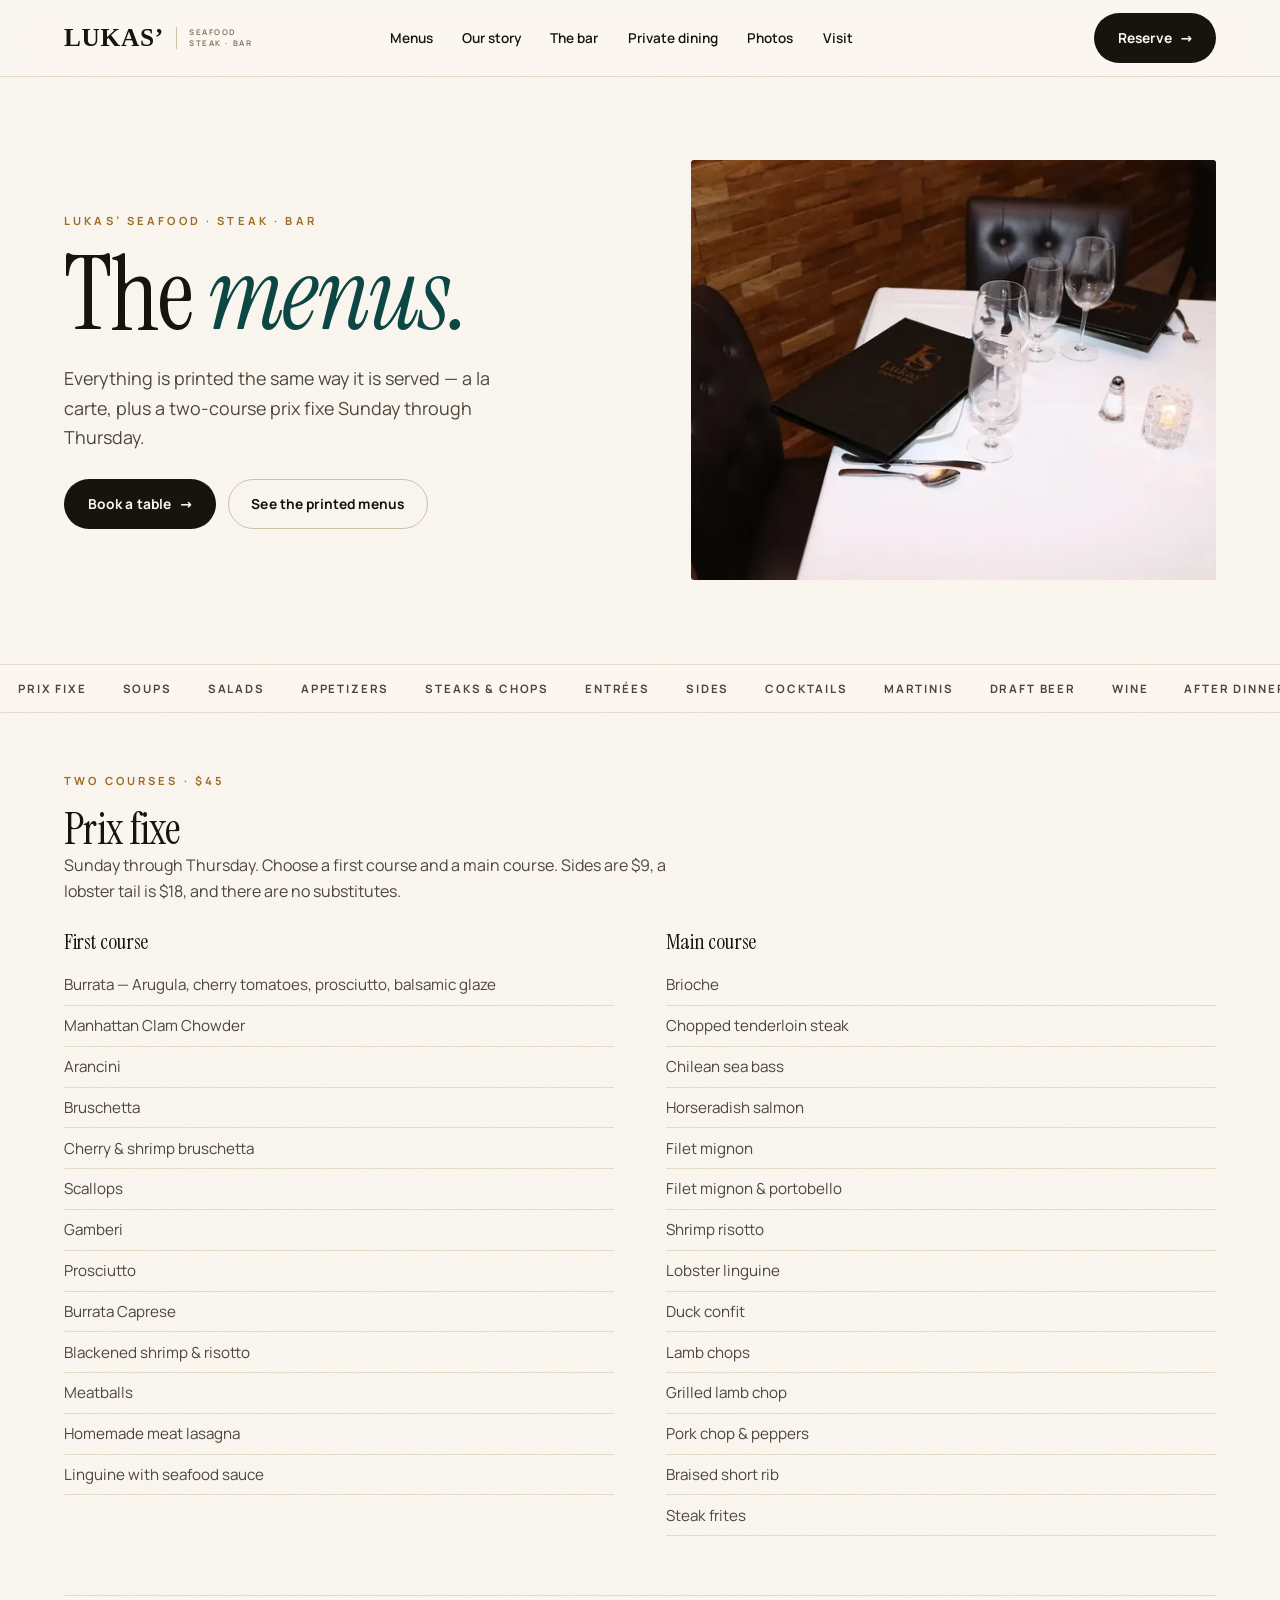
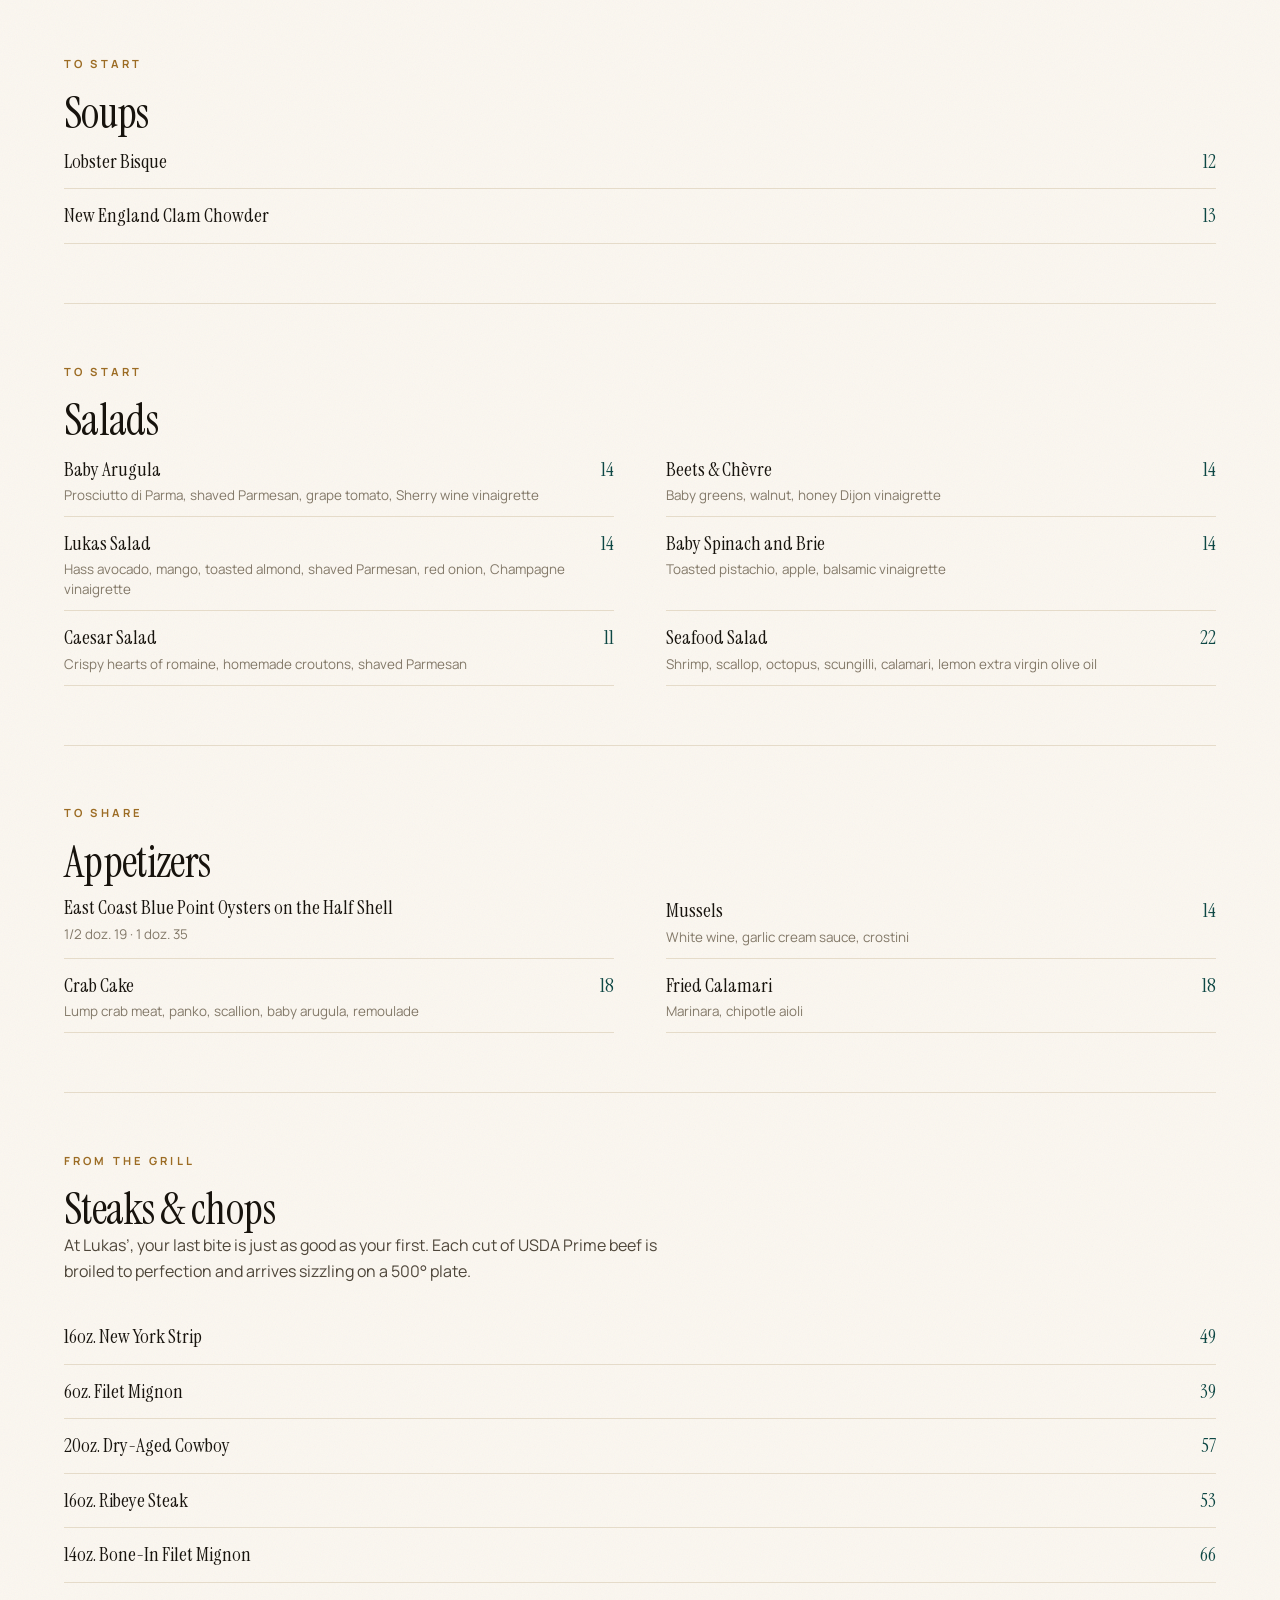
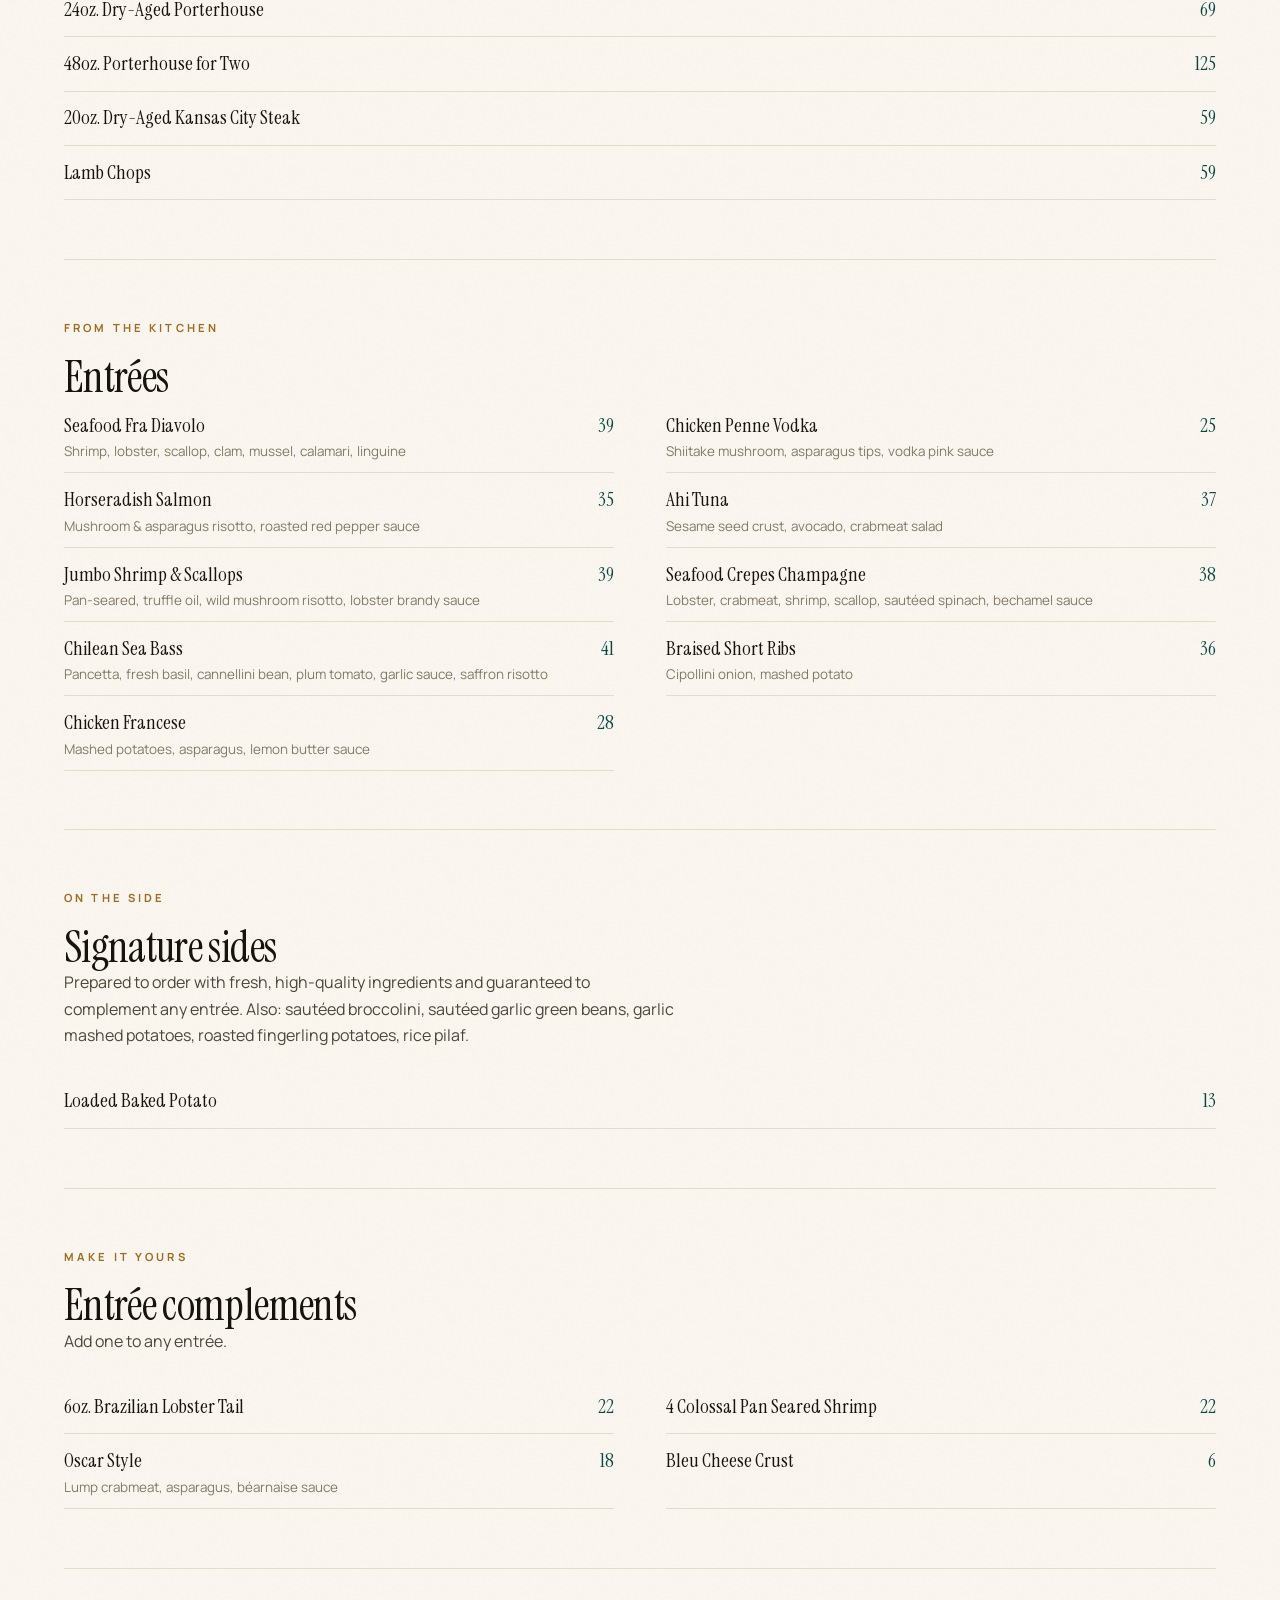
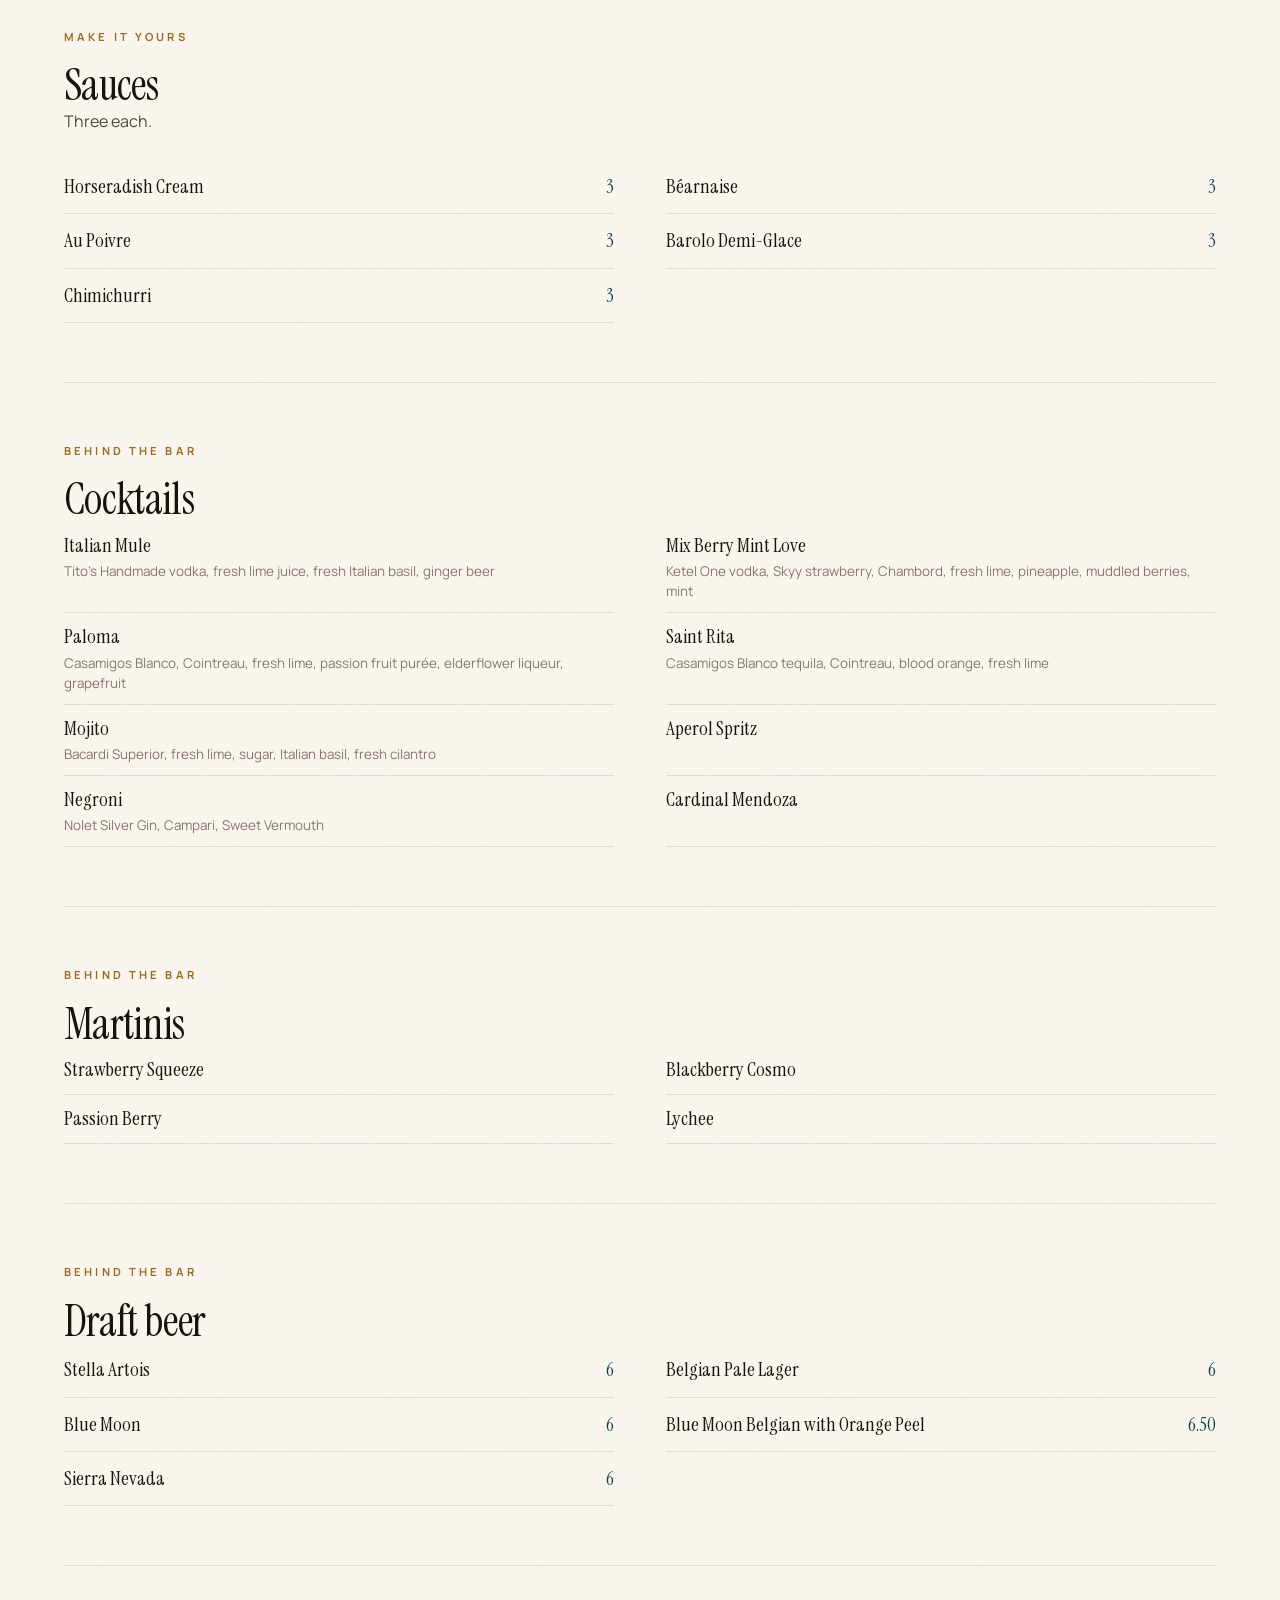
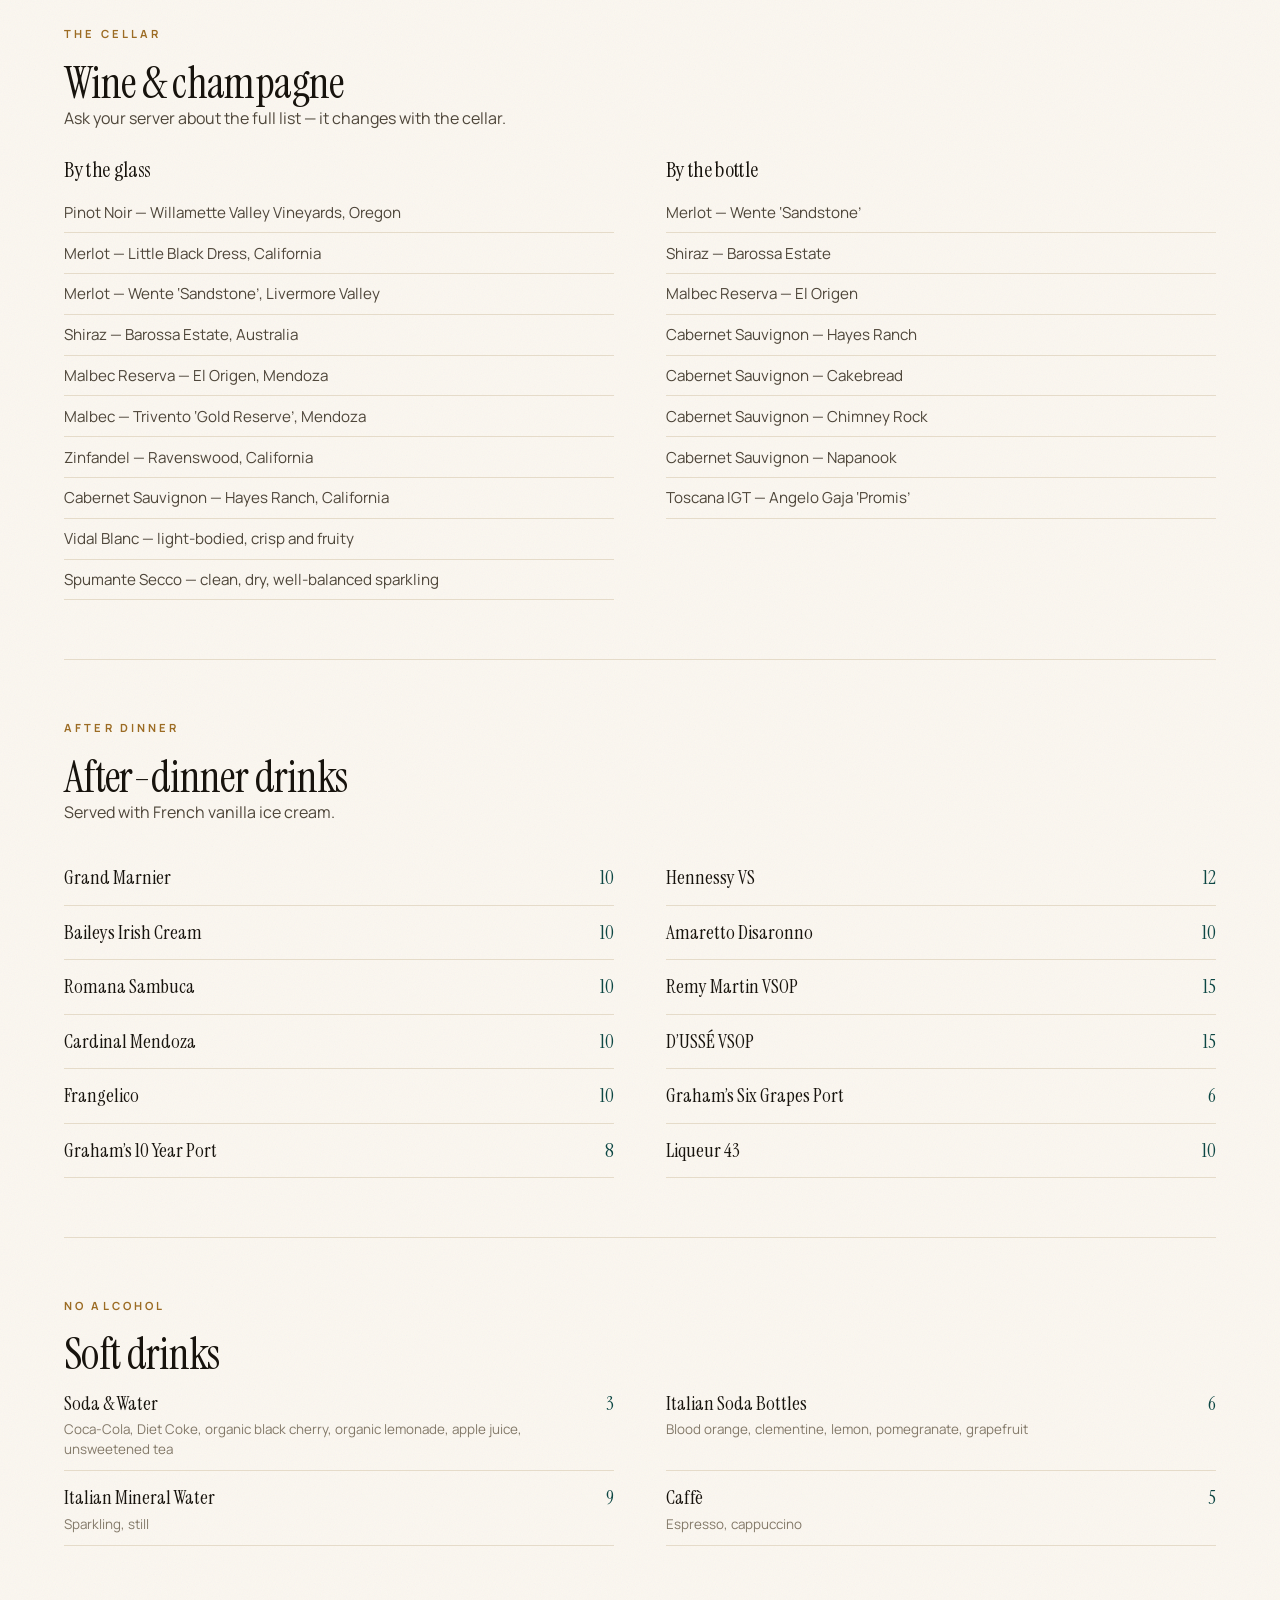
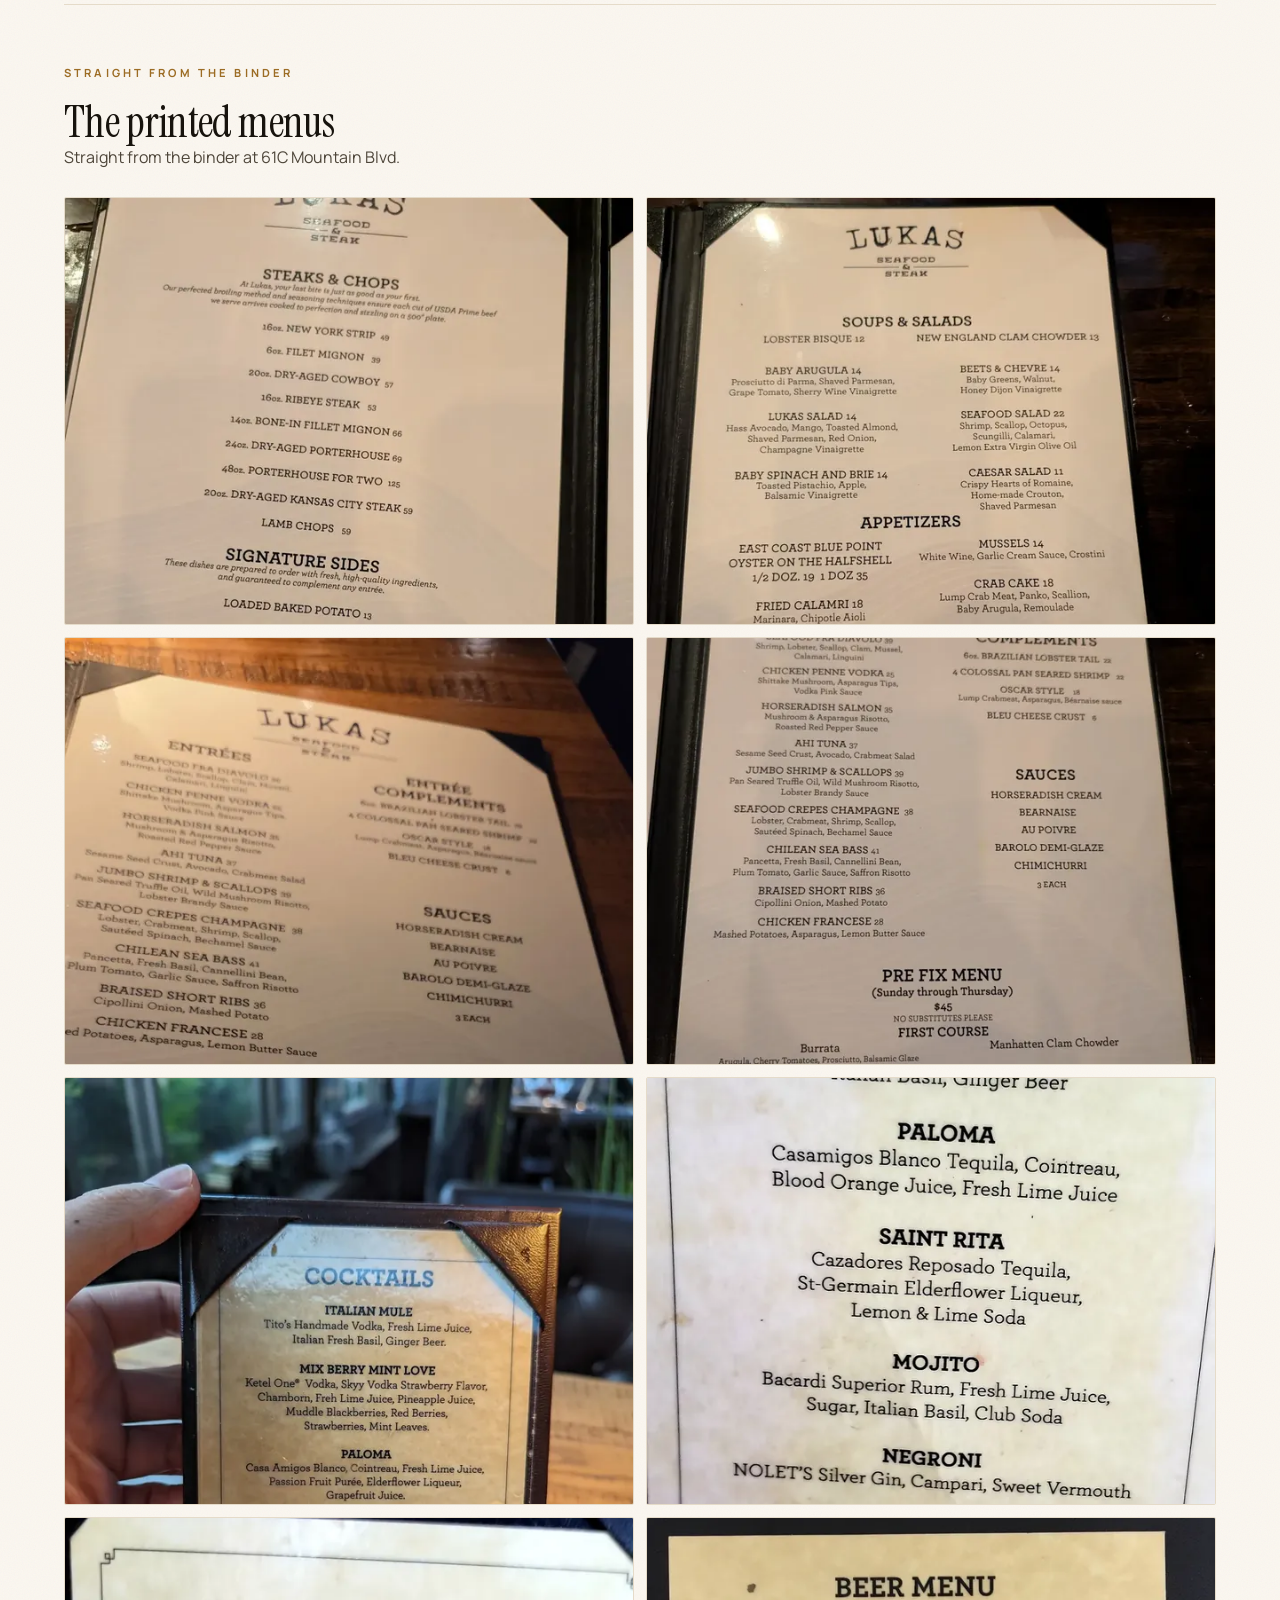
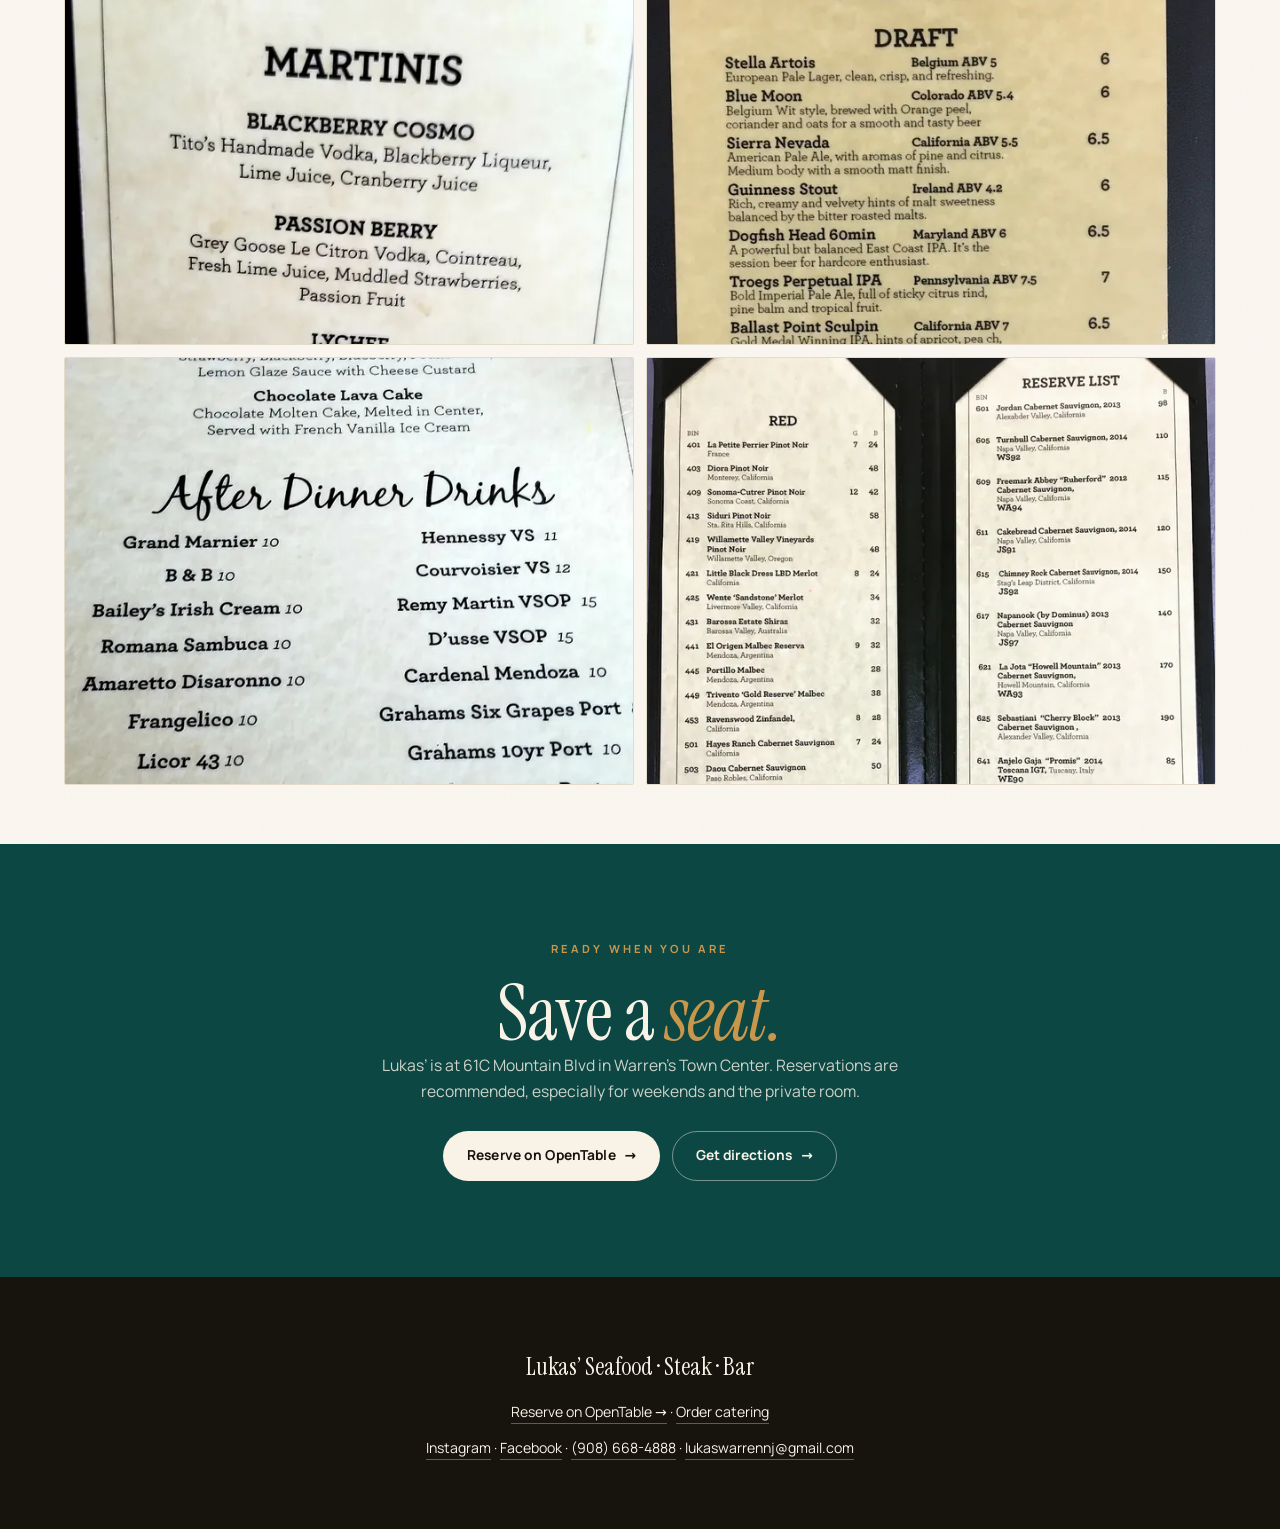
<file: menus.html>
<!doctype html>
<html lang="en">
<head>
<meta charset="utf-8">
<script>document.documentElement.className += " js";</script>
<meta name="viewport" content="width=device-width, initial-scale=1">
<title>Menus | Lukas&rsquo; Seafood &middot; Steak &middot; Bar &mdash; Warren, NJ</title>
<meta name="description" content="The full Lukas' menu in Warren, New Jersey: soups, salads, appetizers, steaks and chops, entrees, prix fixe, cocktails, martinis, draft beer, wine and after-dinner drinks.">
<meta name="robots" content="noindex">
<meta property="og:title" content="Menus | Lukas' Seafood &middot; Steak &middot; Bar">
<meta property="og:description" content="Soups, salads, appetizers, steaks and chops, entrees, prix fixe, cocktails and wine at Lukas' in Warren, New Jersey.">
<meta property="og:type" content="website">
<meta property="og:image" content="https://lukas-seafood.netlify.app/assets/img/og-card-1200-v2.jpg">
<meta property="og:image:width" content="1200">
<meta property="og:image:height" content="630">
<meta property="og:image:alt" content="Lukas&rsquo; Seafood &amp; Grille in Warren, New Jersey">
<meta property="og:url" content="https://lukas-seafood.netlify.app/menus.html">
<meta property="og:site_name" content="Lukas&rsquo; Seafood &middot; Steak &middot; Bar">
<meta property="og:locale" content="en_US">
<meta name="twitter:card" content="summary_large_image">
<meta name="twitter:title" content="Menus | Lukas&rsquo; Seafood &middot; Steak &middot; Bar | Warren, NJ">
<meta name="twitter:description" content="Soups, salads, appetizers, steaks and chops, entrees, the $45 prix fixe, cocktails, martinis, draft beer, wine and after-dinner drinks at Lukas&rsquo; in Warren, NJ.">
<meta name="twitter:image" content="https://lukas-seafood.netlify.app/assets/img/og-card-1200-v2.jpg">
<link rel="canonical" href="https://lukas-seafood.netlify.app/menus.html">
<meta name="theme-color" content="#FBF7F0">
<script type="application/ld+json">
{
  "@context": "https://schema.org",
  "@type": "Menu",
  "name": "Lukas' Seafood & Grille — Menu",
  "description": "Soups, salads, appetizers, steaks and chops, entrees, the $45 prix fixe, cocktails, martinis, draft beer, wine and after-dinner drinks.",
  "url": "https://lukas-seafood.netlify.app/menus.html",
  "inLanguage": "en",
  "about": {
    "@type": "Restaurant",
    "name": "Lukas' Seafood & Grille",
    "url": "https://lukas-seafood.netlify.app/",
    "priceRange": "$$$",
    "servesCuisine": ["Seafood", "Steakhouse", "Italian", "Mediterranean"],
    "address": {
      "@type": "PostalAddress",
      "streetAddress": "61C Mountain Blvd",
      "addressLocality": "Warren",
      "addressRegion": "NJ",
      "postalCode": "07059",
      "addressCountry": "US"
    },
    "geo": { "@type": "GeoCoordinates", "latitude": 40.617949, "longitude": -74.4963409 }
  }
}
</script>
<link rel="icon" href="assets/img/logo-ls-monogram-cropped-146.webp" type="image/webp">
<link rel="stylesheet" href="assets/fonts/fonts.css">
<link rel="stylesheet" href="style.css">
</head>
<body>
<a class="skip" href="#main">Skip to content</a>
<header class="header">
<a href="index.html" class="brand" aria-label="Lukas' Seafood, Steak and Bar home"><span class="wordmark" aria-hidden="true"><span class="wordmark-name">LUKAS&rsquo;</span><span class="wordmark-type">SEAFOOD<br>STEAK &middot; BAR</span></span></a>
<nav aria-label="Main"><a href="menus.html">Menus</a><a href="index.html#story">Our story</a><a href="index.html#bar">The bar</a><a href="index.html#dining">Private dining</a><a href="index.html#gallery">Photos</a><a href="index.html#visit">Visit</a></nav>
<a class="button" href="https://www.opentable.com/r/lukass-seafood-and-grille-warren?lang=en-us">Reserve <span aria-hidden="true">&rarr;</span></a>
<button class="nav-toggle" type="button" aria-expanded="false" aria-controls="mobile-menu" aria-label="Open menu"><span></span><span></span><span></span></button>
<div class="mobile-menu" id="mobile-menu" hidden>
<a href="menus.html">Menus</a>
<a href="index.html#story">Our story</a>
<a href="index.html#bar">The bar</a>
<a href="index.html#dining">Private dining</a>
<a href="index.html#gallery">Photos</a>
<a href="index.html#visit">Visit</a>
<a class="button" href="https://www.opentable.com/r/lukass-seafood-and-grille-warren?lang=en-us">Reserve a table <span aria-hidden="true">&rarr;</span></a>
</div>
</header>
<main id="main">

<section class="menu-hero shell">
<div>
<p class="eyebrow">Lukas&rsquo; Seafood &middot; Steak &middot; Bar</p>
<h1>The <em>menus.</em></h1>
<p class="hero-sub">Everything is printed the same way it is served &mdash; a la carte, plus a two-course prix fixe Sunday through Thursday.</p>
<div class="actions" style="margin-top:26px">
<a class="button" href="https://www.opentable.com/r/lukass-seafood-and-grille-warren?lang=en-us">Book a table <span aria-hidden="true">&rarr;</span></a>
<a class="button outline" href="#printed">See the printed menus</a>
</div>
</div>
<figure class="split-media"><img src="assets/img/menu-cover-black-marble-1200.webp" srcset="assets/img/menu-cover-black-marble-640.webp 640w, assets/img/menu-cover-black-marble-1200.webp 1200w" sizes="(max-width:900px) 100vw, 48vw" width="1200" height="800" alt="The black marble table setting at Lukas'" fetchpriority="high"></figure>
</section>

<nav class="jump" aria-label="Menu sections">
<a href="#prixfixe">Prix fixe</a><a href="#soups">Soups</a><a href="#salads">Salads</a>
<a href="#appetizers">Appetizers</a><a href="#steaks">Steaks &amp; chops</a><a href="#entrees">Entr&eacute;es</a>
<a href="#sides">Sides</a><a href="#bar">Cocktails</a><a href="#martinis">Martinis</a>
<a href="#beer">Draft beer</a><a href="#wine">Wine</a><a href="#after">After dinner</a><a href="#printed">Printed menus</a>
</nav>

<div class="menu-wrap">
<section class="menu-block" id="prixfixe">
<p class="eyebrow">Two courses &middot; $45</p>
<h2>Prix fixe</h2>
<p class="lead">Sunday through Thursday. Choose a first course and a main course. Sides are $9, a lobster tail is $18, and there are no substitutes.</p>
<div class="split-cols">
<div><h3>First course</h3><ul class="mini-list"><li>Burrata &mdash; Arugula, cherry tomatoes, prosciutto, balsamic glaze</li><li>Manhattan Clam Chowder</li><li>Arancini</li><li>Bruschetta</li><li>Cherry &amp; shrimp bruschetta</li><li>Scallops</li><li>Gamberi</li><li>Prosciutto</li><li>Burrata Caprese</li><li>Blackened shrimp &amp; risotto</li><li>Meatballs</li><li>Homemade meat lasagna</li><li>Linguine with seafood sauce</li></ul></div>
<div><h3>Main course</h3><ul class="mini-list"><li>Brioche</li><li>Chopped tenderloin steak</li><li>Chilean sea bass</li><li>Horseradish salmon</li><li>Filet mignon</li><li>Filet mignon &amp; portobello</li><li>Shrimp risotto</li><li>Lobster linguine</li><li>Duck confit</li><li>Lamb chops</li><li>Grilled lamb chop</li><li>Pork chop &amp; peppers</li><li>Braised short rib</li><li>Steak frites</li></ul></div>
</div>
</section>

<section class="menu-block" id="soups">
<p class="eyebrow">To start</p>
<h2>Soups</h2>
<div class="menu-items"><div class="menu-item"><span><span class="nm">Lobster Bisque</span></span><span class="pr">12</span></div>
<div class="menu-item"><span><span class="nm">New England Clam Chowder</span></span><span class="pr">13</span></div></div>
</section>

<section class="menu-block" id="salads">
<p class="eyebrow">To start</p>
<h2>Salads</h2>
<div class="menu-items two">
<div class="menu-item"><span><span class="nm">Baby Arugula</span><span class="ds">Prosciutto di Parma, shaved Parmesan, grape tomato, Sherry wine vinaigrette</span></span><span class="pr">14</span></div>
<div class="menu-item"><span><span class="nm">Beets &amp; Ch&egrave;vre</span><span class="ds">Baby greens, walnut, honey Dijon vinaigrette</span></span><span class="pr">14</span></div>
<div class="menu-item"><span><span class="nm">Lukas Salad</span><span class="ds">Hass avocado, mango, toasted almond, shaved Parmesan, red onion, Champagne vinaigrette</span></span><span class="pr">14</span></div>
<div class="menu-item"><span><span class="nm">Baby Spinach and Brie</span><span class="ds">Toasted pistachio, apple, balsamic vinaigrette</span></span><span class="pr">14</span></div>
<div class="menu-item"><span><span class="nm">Caesar Salad</span><span class="ds">Crispy hearts of romaine, homemade croutons, shaved Parmesan</span></span><span class="pr">11</span></div>
<div class="menu-item"><span><span class="nm">Seafood Salad</span><span class="ds">Shrimp, scallop, octopus, scungilli, calamari, lemon extra virgin olive oil</span></span><span class="pr">22</span></div>
</div>
</section>

<section class="menu-block" id="appetizers">
<p class="eyebrow">To share</p>
<h2>Appetizers</h2>
<div class="menu-items two">
<div class="menu-item"><span><span class="nm">East Coast Blue Point Oysters on the Half Shell</span><span class="ds">1/2 doz. 19 &middot; 1 doz. 35</span></span></div>
<div class="menu-item"><span><span class="nm">Mussels</span><span class="ds">White wine, garlic cream sauce, crostini</span></span><span class="pr">14</span></div>
<div class="menu-item"><span><span class="nm">Crab Cake</span><span class="ds">Lump crab meat, panko, scallion, baby arugula, remoulade</span></span><span class="pr">18</span></div>
<div class="menu-item"><span><span class="nm">Fried Calamari</span><span class="ds">Marinara, chipotle aioli</span></span><span class="pr">18</span></div>
</div>
</section>

<section class="menu-block" id="steaks">
<p class="eyebrow">From the grill</p>
<h2>Steaks &amp; chops</h2>
<p class="lead">At Lukas&rsquo;, your last bite is just as good as your first. Each cut of USDA Prime beef is broiled to perfection and arrives sizzling on a 500&deg; plate.</p>
<div class="menu-items">
<div class="menu-item"><span><span class="nm">16oz. New York Strip</span></span><span class="pr">49</span></div>
<div class="menu-item"><span><span class="nm">6oz. Filet Mignon</span></span><span class="pr">39</span></div>
<div class="menu-item"><span><span class="nm">20oz. Dry-Aged Cowboy</span></span><span class="pr">57</span></div>
<div class="menu-item"><span><span class="nm">16oz. Ribeye Steak</span></span><span class="pr">53</span></div>
<div class="menu-item"><span><span class="nm">14oz. Bone-In Filet Mignon</span></span><span class="pr">66</span></div>
<div class="menu-item"><span><span class="nm">24oz. Dry-Aged Porterhouse</span></span><span class="pr">69</span></div>
<div class="menu-item"><span><span class="nm">48oz. Porterhouse for Two</span></span><span class="pr">125</span></div>
<div class="menu-item"><span><span class="nm">20oz. Dry-Aged Kansas City Steak</span></span><span class="pr">59</span></div>
<div class="menu-item"><span><span class="nm">Lamb Chops</span></span><span class="pr">59</span></div>
</div>
</section>

<section class="menu-block" id="entrees">
<p class="eyebrow">From the kitchen</p>
<h2>Entr&eacute;es</h2>
<div class="menu-items two">
<div class="menu-item"><span><span class="nm">Seafood Fra Diavolo</span><span class="ds">Shrimp, lobster, scallop, clam, mussel, calamari, linguine</span></span><span class="pr">39</span></div>
<div class="menu-item"><span><span class="nm">Chicken Penne Vodka</span><span class="ds">Shiitake mushroom, asparagus tips, vodka pink sauce</span></span><span class="pr">25</span></div>
<div class="menu-item"><span><span class="nm">Horseradish Salmon</span><span class="ds">Mushroom &amp; asparagus risotto, roasted red pepper sauce</span></span><span class="pr">35</span></div>
<div class="menu-item"><span><span class="nm">Ahi Tuna</span><span class="ds">Sesame seed crust, avocado, crabmeat salad</span></span><span class="pr">37</span></div>
<div class="menu-item"><span><span class="nm">Jumbo Shrimp &amp; Scallops</span><span class="ds">Pan-seared, truffle oil, wild mushroom risotto, lobster brandy sauce</span></span><span class="pr">39</span></div>
<div class="menu-item"><span><span class="nm">Seafood Crepes Champagne</span><span class="ds">Lobster, crabmeat, shrimp, scallop, saut&eacute;ed spinach, bechamel sauce</span></span><span class="pr">38</span></div>
<div class="menu-item"><span><span class="nm">Chilean Sea Bass</span><span class="ds">Pancetta, fresh basil, cannellini bean, plum tomato, garlic sauce, saffron risotto</span></span><span class="pr">41</span></div>
<div class="menu-item"><span><span class="nm">Braised Short Ribs</span><span class="ds">Cipollini onion, mashed potato</span></span><span class="pr">36</span></div>
<div class="menu-item"><span><span class="nm">Chicken Francese</span><span class="ds">Mashed potatoes, asparagus, lemon butter sauce</span></span><span class="pr">28</span></div>
</div>
</section>

<section class="menu-block" id="sides">
<p class="eyebrow">On the side</p>
<h2>Signature sides</h2>
<p class="lead">Prepared to order with fresh, high-quality ingredients and guaranteed to complement any entr&eacute;e. Also: saut&eacute;ed broccolini, saut&eacute;ed garlic green beans, garlic mashed potatoes, roasted fingerling potatoes, rice pilaf.</p>
<div class="menu-items"><div class="menu-item"><span><span class="nm">Loaded Baked Potato</span></span><span class="pr">13</span></div></div>
</section>

<section class="menu-block" id="complements">
<p class="eyebrow">Make it yours</p>
<h2>Entr&eacute;e complements</h2>
<p class="lead">Add one to any entr&eacute;e.</p>
<div class="menu-items two">
<div class="menu-item"><span><span class="nm">6oz. Brazilian Lobster Tail</span></span><span class="pr">22</span></div>
<div class="menu-item"><span><span class="nm">4 Colossal Pan Seared Shrimp</span></span><span class="pr">22</span></div>
<div class="menu-item"><span><span class="nm">Oscar Style</span><span class="ds">Lump crabmeat, asparagus, b&eacute;arnaise sauce</span></span><span class="pr">18</span></div>
<div class="menu-item"><span><span class="nm">Bleu Cheese Crust</span></span><span class="pr">6</span></div>
</div>
</section>

<section class="menu-block" id="sauces">
<p class="eyebrow">Make it yours</p>
<h2>Sauces</h2>
<p class="lead">Three each.</p>
<div class="menu-items two">
<div class="menu-item"><span><span class="nm">Horseradish Cream</span></span><span class="pr">3</span></div>
<div class="menu-item"><span><span class="nm">B&eacute;arnaise</span></span><span class="pr">3</span></div>
<div class="menu-item"><span><span class="nm">Au Poivre</span></span><span class="pr">3</span></div>
<div class="menu-item"><span><span class="nm">Barolo Demi-Glace</span></span><span class="pr">3</span></div>
<div class="menu-item"><span><span class="nm">Chimichurri</span></span><span class="pr">3</span></div>
</div>
</section>

<section class="menu-block" id="bar">
<p class="eyebrow">Behind the bar</p>
<h2>Cocktails</h2>
<div class="menu-items two">
<div class="menu-item"><span><span class="nm">Italian Mule</span><span class="ds">Tito's Handmade vodka, fresh lime juice, fresh Italian basil, ginger beer</span></span></div>
<div class="menu-item"><span><span class="nm">Mix Berry Mint Love</span><span class="ds">Ketel One vodka, Skyy strawberry, Chambord, fresh lime, pineapple, muddled berries, mint</span></span></div>
<div class="menu-item"><span><span class="nm">Paloma</span><span class="ds">Casamigos Blanco, Cointreau, fresh lime, passion fruit pur&eacute;e, elderflower liqueur, grapefruit</span></span></div>
<div class="menu-item"><span><span class="nm">Saint Rita</span><span class="ds">Casamigos Blanco tequila, Cointreau, blood orange, fresh lime</span></span></div>
<div class="menu-item"><span><span class="nm">Mojito</span><span class="ds">Bacardi Superior, fresh lime, sugar, Italian basil, fresh cilantro</span></span></div>
<div class="menu-item"><span><span class="nm">Aperol Spritz</span></span></div>
<div class="menu-item"><span><span class="nm">Negroni</span><span class="ds">Nolet Silver Gin, Campari, Sweet Vermouth</span></span></div>
<div class="menu-item"><span><span class="nm">Cardinal Mendoza</span></span></div>
</div>
</section>

<section class="menu-block" id="martinis">
<p class="eyebrow">Behind the bar</p>
<h2>Martinis</h2>
<div class="menu-items two">
<div class="menu-item"><span><span class="nm">Strawberry Squeeze</span></span></div>
<div class="menu-item"><span><span class="nm">Blackberry Cosmo</span></span></div>
<div class="menu-item"><span><span class="nm">Passion Berry</span></span></div>
<div class="menu-item"><span><span class="nm">Lychee</span></span></div>
</div>
</section>

<section class="menu-block" id="beer">
<p class="eyebrow">Behind the bar</p>
<h2>Draft beer</h2>
<div class="menu-items two">
<div class="menu-item"><span><span class="nm">Stella Artois</span></span><span class="pr">6</span></div>
<div class="menu-item"><span><span class="nm">Belgian Pale Lager</span></span><span class="pr">6</span></div>
<div class="menu-item"><span><span class="nm">Blue Moon</span></span><span class="pr">6</span></div>
<div class="menu-item"><span><span class="nm">Blue Moon Belgian with Orange Peel</span></span><span class="pr">6.50</span></div>
<div class="menu-item"><span><span class="nm">Sierra Nevada</span></span><span class="pr">6</span></div>
</div>
</section>

<section class="menu-block" id="wine">
<p class="eyebrow">The cellar</p>
<h2>Wine &amp; champagne</h2>
<p class="lead">Ask your server about the full list &mdash; it changes with the cellar.</p>
<div class="split-cols">
<div><h3>By the glass</h3><ul class="mini-list"><li>Pinot Noir &mdash; Willamette Valley Vineyards, Oregon</li><li>Merlot &mdash; Little Black Dress, California</li><li>Merlot &mdash; Wente &lsquo;Sandstone&rsquo;, Livermore Valley</li><li>Shiraz &mdash; Barossa Estate, Australia</li><li>Malbec Reserva &mdash; El Origen, Mendoza</li><li>Malbec &mdash; Trivento &lsquo;Gold Reserve&rsquo;, Mendoza</li><li>Zinfandel &mdash; Ravenswood, California</li><li>Cabernet Sauvignon &mdash; Hayes Ranch, California</li><li>Vidal Blanc &mdash; light-bodied, crisp and fruity</li><li>Spumante Secco &mdash; clean, dry, well-balanced sparkling</li></ul></div>
<div><h3>By the bottle</h3><ul class="mini-list"><li>Merlot &mdash; Wente &lsquo;Sandstone&rsquo;</li><li>Shiraz &mdash; Barossa Estate</li><li>Malbec Reserva &mdash; El Origen</li><li>Cabernet Sauvignon &mdash; Hayes Ranch</li><li>Cabernet Sauvignon &mdash; Cakebread</li><li>Cabernet Sauvignon &mdash; Chimney Rock</li><li>Cabernet Sauvignon &mdash; Napanook</li><li>Toscana IGT &mdash; Angelo Gaja &lsquo;Promis&rsquo;</li></ul></div>
</div>
</section>

<section class="menu-block" id="after">
<p class="eyebrow">After dinner</p>
<h2>After-dinner drinks</h2>
<p class="lead">Served with French vanilla ice cream.</p>
<div class="menu-items two">
<div class="menu-item"><span><span class="nm">Grand Marnier</span></span><span class="pr">10</span></div>
<div class="menu-item"><span><span class="nm">Hennessy VS</span></span><span class="pr">12</span></div>
<div class="menu-item"><span><span class="nm">Baileys Irish Cream</span></span><span class="pr">10</span></div>
<div class="menu-item"><span><span class="nm">Amaretto Disaronno</span></span><span class="pr">10</span></div>
<div class="menu-item"><span><span class="nm">Romana Sambuca</span></span><span class="pr">10</span></div>
<div class="menu-item"><span><span class="nm">Remy Martin VSOP</span></span><span class="pr">15</span></div>
<div class="menu-item"><span><span class="nm">Cardinal Mendoza</span></span><span class="pr">10</span></div>
<div class="menu-item"><span><span class="nm">D&rsquo;USS&Eacute; VSOP</span></span><span class="pr">15</span></div>
<div class="menu-item"><span><span class="nm">Frangelico</span></span><span class="pr">10</span></div>
<div class="menu-item"><span><span class="nm">Graham&rsquo;s Six Grapes Port</span></span><span class="pr">6</span></div>
<div class="menu-item"><span><span class="nm">Graham&rsquo;s 10 Year Port</span></span><span class="pr">8</span></div>
<div class="menu-item"><span><span class="nm">Liqueur 43</span></span><span class="pr">10</span></div>
</div>
</section>

<section class="menu-block" id="soft">
<p class="eyebrow">No alcohol</p>
<h2>Soft drinks</h2>
<div class="menu-items two">
<div class="menu-item"><span><span class="nm">Soda &amp; Water</span><span class="ds">Coca-Cola, Diet Coke, organic black cherry, organic lemonade, apple juice, unsweetened tea</span></span><span class="pr">3</span></div>
<div class="menu-item"><span><span class="nm">Italian Soda Bottles</span><span class="ds">Blood orange, clementine, lemon, pomegranate, grapefruit</span></span><span class="pr">6</span></div>
<div class="menu-item"><span><span class="nm">Italian Mineral Water</span><span class="ds">Sparkling, still</span></span><span class="pr">9</span></div>
<div class="menu-item"><span><span class="nm">Caff&egrave;</span><span class="ds">Espresso, cappuccino</span></span><span class="pr">5</span></div>
</div>
</section>

<section class="menu-block" id="printed">
<p class="eyebrow">Straight from the binder</p>
<h2>The printed menus</h2>
<p class="lead">Straight from the binder at 61C Mountain Blvd.</p>
<div class="scans">
<img src="assets/img/scan-steaks-and-chops-1200.webp" srcset="assets/img/scan-steaks-and-chops-640.webp 640w, assets/img/scan-steaks-and-chops-1200.webp 1200w" sizes="(max-width:620px) 100vw, 50vw" width="1200" height="900" alt="Printed menu page from Lukas' — steaks and chops" loading="lazy" decoding="async">
<img src="assets/img/scan-soups-and-salads-1200.webp" srcset="assets/img/scan-soups-and-salads-640.webp 640w, assets/img/scan-soups-and-salads-1200.webp 1200w" sizes="(max-width:620px) 100vw, 50vw" width="1200" height="900" alt="Printed menu page from Lukas' — soups and salads" loading="lazy" decoding="async">
<img src="assets/img/scan-entrees-and-complements-1200.webp" srcset="assets/img/scan-entrees-and-complements-640.webp 640w, assets/img/scan-entrees-and-complements-1200.webp 1200w" sizes="(max-width:620px) 100vw, 50vw" width="1200" height="900" alt="Printed menu page from Lukas' — entrees and complements" loading="lazy" decoding="async">
<img src="assets/img/scan-prix-fixe-1200.webp" srcset="assets/img/scan-prix-fixe-640.webp 640w, assets/img/scan-prix-fixe-1200.webp 1200w" sizes="(max-width:620px) 100vw, 50vw" width="1200" height="900" alt="Printed menu page from Lukas' — prix fixe" loading="lazy" decoding="async">
<img src="assets/img/scan-cocktail-sign-1200.webp" srcset="assets/img/scan-cocktail-sign-640.webp 640w, assets/img/scan-cocktail-sign-1200.webp 1200w" sizes="(max-width:620px) 100vw, 50vw" width="1200" height="900" alt="Printed menu page from Lukas' — cocktail sign" loading="lazy" decoding="async">
<img src="assets/img/scan-paloma-cocktail-1200.webp" srcset="assets/img/scan-paloma-cocktail-640.webp 640w, assets/img/scan-paloma-cocktail-1200.webp 1200w" sizes="(max-width:620px) 100vw, 50vw" width="1200" height="900" alt="Printed menu page from Lukas' — paloma cocktail" loading="lazy" decoding="async">
<img src="assets/img/scan-martinis-1200.webp" srcset="assets/img/scan-martinis-640.webp 640w, assets/img/scan-martinis-1200.webp 1200w" sizes="(max-width:620px) 100vw, 50vw" width="1200" height="900" alt="Printed menu page from Lukas' — martinis" loading="lazy" decoding="async">
<img src="assets/img/scan-beer-draft-1200.webp" srcset="assets/img/scan-beer-draft-640.webp 640w, assets/img/scan-beer-draft-1200.webp 1200w" sizes="(max-width:620px) 100vw, 50vw" width="1200" height="900" alt="Printed menu page from Lukas' — beer draft" loading="lazy" decoding="async">
<img src="assets/img/scan-after-dinner-drinks-1200.webp" srcset="assets/img/scan-after-dinner-drinks-640.webp 640w, assets/img/scan-after-dinner-drinks-1200.webp 1200w" sizes="(max-width:620px) 100vw, 50vw" width="1200" height="900" alt="Printed menu page from Lukas' — after dinner drinks" loading="lazy" decoding="async">
<img src="assets/img/scan-wine-list-1200.webp" srcset="assets/img/scan-wine-list-640.webp 640w, assets/img/scan-wine-list-1200.webp 1200w" sizes="(max-width:620px) 100vw, 50vw" width="1200" height="900" alt="Printed menu page from Lukas' — wine list" loading="lazy" decoding="async">
</div>
</section>
</div>

<section class="cta-band reveal">
<p class="eyebrow">Ready when you are</p>
<h2>Save a <em>seat.</em></h2>
<p class="note">Lukas&rsquo; is at 61C Mountain Blvd in Warren&rsquo;s Town Center. Reservations are recommended, especially for weekends and the private room.</p>
<div class="actions"><a class="button" href="https://www.opentable.com/r/lukass-seafood-and-grille-warren?lang=en-us">Reserve on OpenTable <span aria-hidden="true">&rarr;</span></a><a class="button outline" data-directions href="https://www.google.com/maps/dir/?api=1&amp;destination=61C+Mountain+Blvd+Warren+NJ+07059">Get directions <span aria-hidden="true">&rarr;</span></a></div>
</section>

</main>
<footer>
<span>Lukas&rsquo; Seafood &middot; Steak &middot; Bar</span>
<span><a href="https://www.opentable.com/r/lukass-seafood-and-grille-warren?lang=en-us">Reserve on OpenTable &rarr;</a> &middot; <a href="https://www.ezcater.com/catering/lukas-seafood-3">Order catering</a></span>
<span><a href="https://www.instagram.com/lukasnj_/">Instagram</a> &middot; <a href="https://www.facebook.com/p/Lukas-Seafood-Grille-100062875322074/">Facebook</a> &middot; <a href="tel:+19086684888">(908) 668-4888</a> &middot; <a href="mailto:lukaswarrennj@gmail.com">lukaswarrennj@gmail.com</a></span>
</footer>
<nav class="mobile-actions" aria-label="Quick actions">
<a href="index.html">Home</a>
<a data-directions href="https://www.google.com/maps/dir/?api=1&amp;destination=61C+Mountain+Blvd+Warren+NJ+07059">Directions</a>
<a href="https://www.opentable.com/r/lukass-seafood-and-grille-warren?lang=en-us">Reserve</a>
</nav>
<script src="site.js" defer></script>
</body>
</html>
</file>
<file: assets/fonts/fonts.css>
@font-face{font-family:Manrope;src:url('manrope-latin.woff2') format('woff2');font-style:normal;font-weight:400 800;font-display:swap;}
@font-face{font-family:'Instrument Serif';src:url('instrument-serif-latin.woff2') format('woff2');font-style:normal;font-weight:400;font-display:swap;}
@font-face{font-family:'Instrument Serif';src:url('instrument-serif-italic-latin.woff2') format('woff2');font-style:italic;font-weight:400;font-display:swap;}
</file>
<file: style.css>
/* ==========================================================================
   Lukas' Seafood · Steak · Bar
   Light editorial system — full-site revamp (2026-11-24)

   The brief: the old build read "old school dark" the moment you landed.
   This system replaces the near-black canvas with warm paper, sets the
   headlines in a high-contrast display serif, and lets the photography
   carry the page instead of the UI.

   Contents
     01 tokens
     02 base
     03 type
     04 header + nav
     05 buttons + links
     06 hero
     07 ticker
     08 sections
     09 menu cards + dish grid
     10 split sections + lists
     11 story
     12 gallery
     13 ratings
     14 visit + map
     15 CTA band + footer
     16 menus page
     17 lightbox + mobile bar
     18 motion
   ========================================================================== */

/* ---------- 01 tokens ---------- */
:root {
  --paper:   #FBF7F0;
  --paper-2: #F1E7D6;
  --paper-3: #FFFFFF;
  --ink:     #17130D;
  --ink-2:   #4E463A;
  --ink-3:   #837969;
  --line:    #E5DBC9;
  --line-2:  #CEC1A9;
  --sea:     #0D4744;
  --sea-2:   #17635D;
  --brass:   #9C6C24;
  --brass-2: #C9974B;
  --cream:   #F8F2E7;

  --serif: 'Instrument Serif', Georgia, 'Times New Roman', serif;
  --sans:  'Manrope', system-ui, -apple-system, 'Segoe UI', Roboto, sans-serif;

  --pad: clamp(20px, 5vw, 64px);
  --max: 1340px;
  --r:   3px;
  --ease: cubic-bezier(.16, 1, .3, 1);
  /* the sticky offsets below need the header's real height, which the
     script measures at runtime and writes back into this variable */
  --header-h: 74px;
  /* the paper grain. It is painted as a background layer rather than as a
     fixed full-viewport overlay with mix-blend-mode, because a blend forces
     the browser to read back the backdrop on every composited frame — a
     real scroll-jank cost on a long page on a phone. */
  --grain: url("data:image/svg+xml,%3Csvg xmlns='http://www.w3.org/2000/svg' width='220' height='220'%3E%3Cfilter id='n'%3E%3CfeTurbulence type='fractalNoise' baseFrequency='.85' numOctaves='4' stitchTiles='stitch'/%3E%3C/filter%3E%3Crect width='100%25' height='100%25' filter='url(%23n)' opacity='.055'/%3E%3C/svg%3E");
}

/* ---------- 02 base ---------- */
*, *::before, *::after { box-sizing: border-box; }

html {
  -webkit-text-size-adjust: 100%;
  scroll-behavior: smooth;
  scroll-padding-top: calc(var(--header-h) + 26px);
}

body {
  margin: 0;
  background-color: var(--paper);
  background-image: var(--grain);
  color: var(--ink);
  font-family: var(--sans);
  font-size: 16px;
  line-height: 1.65;
  font-weight: 400;
  overflow-x: hidden;
  -webkit-font-smoothing: antialiased;
  -moz-osx-font-smoothing: grayscale;
}

img { max-width: 100%; }

.shell {
  max-width: var(--max);
  margin-inline: auto;
  padding-inline: var(--pad);
}

.skip {
  position: absolute;
  left: -9999px;
  top: 0;
  z-index: 200;
  background: var(--ink);
  color: var(--cream);
  padding: 12px 20px;
  text-decoration: none;
}
.skip:focus { left: 12px; top: 12px; }

/* ---------- 03 type ---------- */
h1, h2, h3 {
  font-family: var(--serif);
  font-weight: 400;
  margin: 0;
  letter-spacing: -.015em;
  text-wrap: balance;
}

h1 { font-size: clamp(3rem, 11.5vw, 9.5rem); line-height: .92; }
h2 { font-size: clamp(2.3rem, 5.4vw, 4.4rem); line-height: 1.0; }
h3 { font-size: clamp(1.25rem, 1.9vw, 1.7rem); line-height: 1.15; }

h1 em, h2 em { font-style: italic; color: var(--sea); }

p { margin: 0 0 1em; }
p:last-child { margin-bottom: 0; }

.eyebrow {
  margin: 0 0 18px;
  font-size: .7rem;
  font-weight: 700;
  letter-spacing: .28em;
  text-transform: uppercase;
  color: var(--brass);
}
.eyebrow .num {
  font-family: var(--serif);
  font-size: 1.15rem;
  letter-spacing: 0;
  text-transform: none;
  color: var(--ink-3);
  margin-right: .9rem;
}

.note { color: var(--ink-2); font-size: .98rem; max-width: 56ch; }
.muted { color: var(--ink-3); }
.lead { color: var(--ink-2); max-width: 62ch; }

.textlink {
  color: var(--ink);
  text-decoration: none;
  background-image: linear-gradient(currentColor, currentColor);
  background-size: 100% 1px;
  background-position: 0 100%;
  background-repeat: no-repeat;
  padding-bottom: 1px;
  transition: background-size .4s var(--ease), color .3s var(--ease);
}
.textlink:hover { color: var(--sea); background-size: 0 1px; }

.actions { display: flex; flex-wrap: wrap; gap: 12px; }
.pill-row { margin-top: 26px; }
.event-actions { display: flex; flex-wrap: wrap; gap: 12px; margin-top: 26px; }

/* ---------- 04 header + nav ---------- */
.header {
  position: sticky;
  top: 0;
  z-index: 60;
  display: flex;
  align-items: center;
  gap: clamp(14px, 2.6vw, 36px);
  padding: 13px var(--pad);
  background: rgba(251, 247, 240, .86);
  -webkit-backdrop-filter: blur(16px) saturate(1.25);
  backdrop-filter: blur(16px) saturate(1.25);
  border-bottom: 1px solid var(--line);
}

.brand { text-decoration: none; color: inherit; display: inline-flex; align-items: center; flex: 0 0 auto; }

.wordmark { display: flex; align-items: center; gap: 12px; }
.wordmark-name {
  font-family: Georgia, 'Times New Roman', serif;
  font-weight: 700;
  font-size: 1.58rem;
  letter-spacing: .03em;
  line-height: 1;
  color: var(--ink);
}
.wordmark-type {
  font-family: var(--sans);
  font-size: .49rem;
  font-weight: 700;
  letter-spacing: .2em;
  line-height: 1.4;
  color: var(--ink-3);
  border-left: 1px solid var(--line-2);
  padding-left: 12px;
}

.header nav { margin-inline: auto; display: flex; gap: clamp(16px, 2.3vw, 34px); }
.header nav a {
  position: relative;
  color: var(--ink);
  text-decoration: none;
  font-weight: 600;
  font-size: .85rem;
  padding: 6px 0;
  white-space: nowrap;
}
.header nav a::after {
  content: '';
  position: absolute;
  left: 0; right: 0; bottom: 0;
  height: 1px;
  background: var(--ink);
  transform: scaleX(0);
  transform-origin: right;
  transition: transform .45s var(--ease);
}
.header nav a:hover::after { transform: scaleX(1); transform-origin: left; }

.header > .button { margin-left: auto; flex: 0 0 auto; }

/* ---------- 05 buttons + links ---------- */
.button {
  display: inline-flex;
  align-items: center;
  justify-content: center;
  gap: .55rem;
  font-family: var(--sans);
  font-weight: 700;
  font-size: .86rem;
  letter-spacing: .01em;
  padding: .92em 1.65em;
  border-radius: 999px;
  border: 1px solid transparent;
  background: var(--ink);
  color: var(--paper);
  text-decoration: none;
  cursor: pointer;
  white-space: nowrap;
  transition: background .35s var(--ease), color .35s var(--ease),
              border-color .35s var(--ease), transform .35s var(--ease);
}
.button span { transition: transform .35s var(--ease); }
.button:hover { background: var(--sea); transform: translateY(-2px); }
.button:hover span { transform: translateX(3px); }
.button.outline { background: transparent; color: var(--ink); border-color: var(--line-2); }
.button.outline:hover { background: var(--ink); color: var(--paper); border-color: var(--ink); }

/* ---------- 06 hero ---------- */
.hero {
  position: relative;
  overflow: hidden;
  isolation: isolate;
  background: var(--ink);
  min-height: clamp(540px, calc(100svh - 66px), 900px);
  display: flex;
  align-items: flex-end;
}
.hero-photo {
  position: absolute;
  inset: 0;
  z-index: 0;
  margin: 0;
  overflow: hidden;
}
.hero-photo img {
  width: 100%;
  height: 100%;
  object-fit: cover;
  object-position: center 46%;
  display: block;
}
.hero::after {
  content: '';
  position: absolute;
  inset: 0;
  z-index: 1;
  pointer-events: none;
  background:
    linear-gradient(to top, rgba(11, 9, 6, .93) 0%, rgba(11, 9, 6, .66) 32%, rgba(11, 9, 6, .2) 64%, rgba(11, 9, 6, .04) 100%),
    linear-gradient(to right, rgba(11, 9, 6, .72) 0%, rgba(11, 9, 6, .22) 46%, rgba(11, 9, 6, 0) 74%);
}

.hero-inner {
  position: relative;
  z-index: 2;
  width: 100%;
  max-width: var(--max);
  margin-inline: auto;
  padding: clamp(40px, 6vw, 88px) var(--pad) clamp(30px, 4.5vw, 60px);
}
.hero .eyebrow { color: var(--brass-2); }
.hero h1 { color: var(--cream); max-width: 15ch; }
.hero h1 em { color: var(--brass-2); }
.hero-sub {
  color: rgba(248, 242, 231, .84);
  font-size: clamp(1rem, 1.4vw, 1.22rem);
  margin: 22px 0 0;
  max-width: 40ch;
}
.hero-actions { margin-top: 28px; }
.hero .button { background: var(--cream); color: var(--ink); }
.hero .button:hover { background: var(--brass-2); color: var(--ink); }
.hero .button.outline { background: transparent; color: var(--cream); border-color: rgba(248, 242, 231, .48); }
.hero .button.outline:hover { background: var(--cream); color: var(--ink); border-color: var(--cream); }

.hero-meta {
  display: flex;
  flex-wrap: wrap;
  gap: 8px 30px;
  margin: 34px 0 0;
  padding-top: 20px;
  border-top: 1px solid rgba(248, 242, 231, .22);
  max-width: 760px;
}
.hero-meta .fact {
  display: inline-flex;
  align-items: center;
  gap: .45rem;
  color: rgba(248, 242, 231, .88);
  font-size: .88rem;
  white-space: nowrap;
}
.hero-meta a { color: inherit; text-decoration: none; }
.hero-meta a:hover { color: var(--brass-2); }
.hero-meta .muted { color: rgba(248, 242, 231, .58); }
.hero-meta .star { color: var(--brass-2); }

.scroll-cue {
  position: absolute;
  right: var(--pad);
  bottom: clamp(26px, 4vw, 48px);
  z-index: 2;
  display: flex;
  flex-direction: column;
  align-items: center;
  gap: 10px;
  color: rgba(248, 242, 231, .6);
  font-size: .58rem;
  font-weight: 700;
  letter-spacing: .3em;
  text-transform: uppercase;
}
.scroll-cue i { display: block; width: 1px; height: 54px; background: linear-gradient(rgba(248,242,231,.7), rgba(248,242,231,0)); }
@media (max-width: 860px) { .scroll-cue { display: none; } }

/* ---------- 07 ticker ---------- */
.ticker {
  overflow: hidden;
  background: var(--paper-2);
  border-block: 1px solid var(--line);
  padding: 13px 0;
}
.ticker-track {
  display: flex;
  width: max-content;
  animation: tick 38s linear infinite;
}
.ticker span {
  font-size: .69rem;
  font-weight: 700;
  letter-spacing: .3em;
  text-transform: uppercase;
  color: var(--sea);
  padding-inline: 2.4rem;
  white-space: nowrap;
}
.ticker span::after { content: '·'; margin-left: 2.4rem; color: var(--brass); }
@keyframes tick { to { transform: translateX(-50%); } }
.ticker:hover .ticker-track { animation-play-state: paused; }

/* ---------- 08 sections ---------- */
.section { padding-block: clamp(66px, 8.5vw, 126px); }
.section.tint { background-color: var(--paper-2); background-image: var(--grain); position: relative; }
/* a tinted band has to bleed to the page edges even though its content
   lives inside a padded shell, so the tint escapes the shell's max-width
   while every child keeps the same measure */
.section.tint.shell { max-width: none; padding-inline: 0; }
.section.tint.shell > * { max-width: var(--max); margin-inline: auto; padding-inline: var(--pad); }

.section-head {
  display: grid;
  grid-template-columns: minmax(0, 1fr) minmax(0, .78fr);
  gap: clamp(18px, 3.5vw, 64px);
  align-items: end;
  margin-bottom: clamp(32px, 4vw, 62px);
}
.section-head p { margin: 0; color: var(--ink-2); max-width: 48ch; }
@media (max-width: 880px) { .section-head { grid-template-columns: 1fr; } }

/* ---------- 09 menu cards + dish grid ---------- */
.menu-grid {
  display: grid;
  grid-template-columns: repeat(3, minmax(0, 1fr));
  gap: clamp(16px, 2.2vw, 32px);
}
@media (max-width: 880px) { .menu-grid { grid-template-columns: 1fr; } }

.menu-card { display: block; text-decoration: none; color: inherit; }
.menu-card .thumb {
  display: block;
  overflow: hidden;
  border-radius: var(--r);
  background: var(--paper-2);
  aspect-ratio: 4 / 3;
}
.menu-card .thumb.portrait { aspect-ratio: 4 / 5; }
.menu-card img {
  width: 100%; height: 100%;
  object-fit: cover;
  display: block;
  transition: transform 1.05s var(--ease);
}
.menu-card:hover img { transform: scale(1.05); }
.menu-card h3 { margin: 16px 0 5px; }
.menu-card p { color: var(--ink-2); font-size: .93rem; margin: 0; }

.sig-grid {
  display: grid;
  grid-template-columns: repeat(3, minmax(0, 1fr));
  gap: clamp(16px, 2.2vw, 34px) clamp(16px, 2.4vw, 36px);
}
@media (max-width: 980px) { .sig-grid { grid-template-columns: repeat(2, minmax(0, 1fr)); } }
@media (max-width: 600px) { .sig-grid { grid-template-columns: 1fr; } }

/* ---------- 10 split sections + lists ---------- */
.split {
  display: grid;
  grid-template-columns: minmax(0, 1fr) minmax(0, 1.04fr);
  gap: clamp(26px, 4.5vw, 84px);
  align-items: center;
}
.split.flip .split-media { order: -1; }
@media (max-width: 900px) {
  .split { grid-template-columns: 1fr; }
  .split.flip .split-media { order: 0; }
}
.split-media {
  margin: 0;
  overflow: hidden;
  border-radius: var(--r);
  aspect-ratio: 5 / 4;
  background: var(--paper-2);
}
.split-media.tall { aspect-ratio: 4 / 5; }
.split-media img { width: 100%; height: 100%; object-fit: cover; display: block; }
.split-copy .eyebrow { color: var(--brass); }

.price-list { list-style: none; margin: 24px 0 0; padding: 0; }
.price-list li {
  display: flex;
  align-items: baseline;
  gap: .6rem;
  padding: .7rem 0;
  border-bottom: 1px solid var(--line);
}
.price-list .nm { font-family: var(--serif); font-size: 1.32rem; }
.price-list .dots { flex: 1; border-bottom: 1px dotted var(--line-2); transform: translateY(-.28em); }
.price-list .pr { font-family: var(--serif); font-size: 1.28rem; color: var(--sea); font-variant-numeric: tabular-nums; }

.cocktail-list { list-style: none; margin: 22px 0 0; padding: 0; }
.cocktail-list li { padding: .8rem 0; border-top: 1px solid var(--line); }
.cocktail-list .nm { display: block; font-family: var(--serif); font-size: 1.3rem; }
.cocktail-list .ing { display: block; color: var(--ink-3); font-size: .87rem; line-height: 1.5; margin-top: 2px; }

/* ---------- 11 story ---------- */
.story {
  display: grid;
  grid-template-columns: minmax(0, .92fr) minmax(0, 1.08fr);
  gap: clamp(26px, 4.5vw, 84px);
  align-items: center;
}
.story.flip .story-media { order: -1; }
@media (max-width: 900px) {
  .story { grid-template-columns: 1fr; }
  .story.flip .story-media { order: 0; }
}
.story-media { overflow: hidden; border-radius: var(--r); aspect-ratio: 1 / 1; background: var(--paper-2); }
.story-media img { width: 100%; height: 100%; object-fit: cover; display: block; }
.story p { color: var(--ink-2); }
.story strong { color: var(--ink); font-weight: 700; }

/* ---------- 12 gallery ---------- */
.gallery-grid {
  display: grid;
  grid-template-columns: repeat(4, minmax(0, 1fr));
  grid-auto-rows: clamp(132px, 15vw, 224px);
  gap: 8px;
}
.gallery-grid > * { margin: 0; overflow: hidden; border-radius: 2px; position: relative; background: var(--paper-2); }
.gallery-grid img {
  width: 100%; height: 100%;
  object-fit: cover;
  display: block;
  transition: transform .9s var(--ease);
}
.gallery-grid > *:hover img { transform: scale(1.06); }
.gallery-grid > *:nth-child(1) { grid-column: span 2; grid-row: span 2; }
.gallery-grid > *:nth-child(8) { grid-column: span 2; }
.gallery-grid figcaption {
  position: absolute;
  left: 0; right: 0; bottom: 0;
  padding: 26px 14px 10px;
  font-size: .66rem;
  font-weight: 700;
  letter-spacing: .24em;
  text-transform: uppercase;
  color: var(--cream);
  background: linear-gradient(to top, rgba(11, 9, 6, .72), rgba(11, 9, 6, 0));
}
.gallery-credit { margin-top: 16px; font-size: .82rem; color: var(--ink-3); }
@media (max-width: 720px) {
  .gallery-grid { grid-template-columns: repeat(2, minmax(0, 1fr)); }
  .gallery-grid > *:nth-child(1) { grid-column: span 2; grid-row: span 1; }
  .gallery-grid > *:nth-child(8) { grid-column: span 1; }
}

/* ---------- 13 ratings ---------- */
.rating-grid {
  display: grid;
  grid-template-columns: repeat(2, minmax(0, 1fr));
  border-top: 1px solid var(--line);
}
@media (max-width: 620px) { .rating-grid { grid-template-columns: repeat(2, minmax(0, 1fr)); } }
.rating { padding: 28px 18px; border-right: 1px solid var(--line); text-align: center; }
.rating:last-child { border-right: 0; }
.rating .score { display: block; font-family: var(--serif); font-size: clamp(2.5rem, 4vw, 3.7rem); line-height: 1; }
.rating .plat { display: block; margin-top: 10px; font-size: .68rem; font-weight: 700; letter-spacing: .24em; text-transform: uppercase; color: var(--ink-3); }
.rating .count { display: block; margin-top: 3px; font-size: .84rem; color: var(--ink-3); }

/* ---------- 14 visit + map ---------- */
.visit {
  display: grid;
  grid-template-columns: minmax(0, 1.02fr) minmax(0, .98fr);
  gap: clamp(26px, 4vw, 72px);
  align-items: start;
}
@media (max-width: 900px) { .visit { grid-template-columns: 1fr; } }
.storefront { margin: 0; overflow: hidden; border-radius: var(--r); }
.storefront img { width: 100%; height: 100%; object-fit: cover; aspect-ratio: 3 / 2; display: block; }
.hours { border-top: 2px solid var(--ink); padding-top: 18px; }
.hours h3 { font-size: 1.4rem; margin: 0 0 12px; }
.hours-table { width: 100%; border-collapse: collapse; }
.hours-table th, .hours-table td {
  text-align: left;
  padding: .58rem 0;
  border-bottom: 1px solid var(--line);
  font-size: .94rem;
  font-weight: 500;
}
.hours-table th { width: 48%; color: var(--ink-2); font-weight: 600; }
.hours-table td { text-align: right; font-variant-numeric: tabular-nums; }
.map {
  margin: 24px 0 0;
  border: 1px solid var(--line);
  border-radius: var(--r);
  overflow: hidden;
  aspect-ratio: 16 / 10;
}
.map iframe { width: 100%; height: 100%; border: 0; display: block; }

/* ---------- 15 CTA band + footer ---------- */
.cta-band {
  background: var(--sea);
  color: var(--cream);
  text-align: center;
  padding-block: clamp(62px, 7.5vw, 112px);
}
.cta-band .eyebrow { color: var(--brass-2); }
.cta-band h2 { font-size: clamp(2.5rem, 6vw, 4.8rem); }
.cta-band h2 em { color: var(--brass-2); }
.cta-band .note { color: rgba(248, 242, 231, .82); margin-inline: auto; }
.cta-band .actions { justify-content: center; margin-top: 26px; }
.cta-band .button { background: var(--cream); color: var(--ink); }
.cta-band .button:hover { background: var(--brass-2); }
.cta-band .button.outline { background: transparent; color: var(--cream); border-color: rgba(248, 242, 231, .45); }
.cta-band .button.outline:hover { background: var(--cream); color: var(--ink); }

footer {
  background: var(--ink);
  color: var(--cream);
  padding: clamp(46px, 5.5vw, 78px) var(--pad);
  display: grid;
  gap: 13px;
  justify-items: center;
  text-align: center;
  font-size: .88rem;
}
footer > span:first-child { font-family: var(--serif); font-size: 1.5rem; }
footer a {
  color: var(--cream);
  text-decoration: none;
  border-bottom: 1px solid rgba(248, 242, 231, .32);
  padding-bottom: 2px;
  transition: color .3s var(--ease), border-color .3s var(--ease);
}
footer a:hover { color: var(--brass-2); border-color: var(--brass-2); }

/* ---------- 16 menus page ---------- */
.menu-hero {
  display: grid;
  grid-template-columns: minmax(0, 1.04fr) minmax(0, .96fr);
  gap: clamp(26px, 4.5vw, 80px);
  align-items: center;
  padding-block: clamp(44px, 6.5vw, 104px);
}
@media (max-width: 900px) { .menu-hero { grid-template-columns: 1fr; } }
.menu-hero h1 { font-size: clamp(3rem, 8vw, 6.6rem); }
.menu-hero h1 em { color: var(--sea); }
.menu-hero .hero-sub { color: var(--ink-2); }

.jump {
  position: sticky;
  top: var(--header-h);
  z-index: 50;
  display: flex;
  flex-wrap: nowrap;
  background: rgba(251, 247, 240, .92);
  -webkit-backdrop-filter: blur(14px);
  backdrop-filter: blur(14px);
  border-block: 1px solid var(--line);
  overflow-x: auto;
  scrollbar-width: none;
}
.jump::-webkit-scrollbar { display: none; }
.jump a {
  display: inline-block;
  padding: 14px 18px;
  font-size: .72rem;
  font-weight: 700;
  letter-spacing: .16em;
  text-transform: uppercase;
  color: var(--ink-2);
  text-decoration: none;
  white-space: nowrap;
  transition: color .25s var(--ease);
}
.jump a:hover { color: var(--sea); }

.menu-wrap { max-width: var(--max); margin-inline: auto; padding-inline: var(--pad); }
.menu-block { padding-block: clamp(40px, 4.6vw, 76px); border-bottom: 1px solid var(--line); }
.menu-block:last-child { border-bottom: 0; }
.menu-block h2 { font-size: clamp(1.9rem, 3.4vw, 2.9rem); }
.menu-block h3 {
  font-size: 1.35rem;
  margin: 0 0 10px;
  color: var(--ink);
}
.menu-block .lead { margin-bottom: 26px; }

.menu-items { display: grid; }
.menu-items.two { grid-template-columns: repeat(2, minmax(0, 1fr)); column-gap: clamp(24px, 4vw, 64px); }
@media (max-width: 760px) { .menu-items.two { grid-template-columns: 1fr; } }
.menu-item {
  display: flex;
  align-items: baseline;
  gap: .7rem;
  padding: .68rem 0;
  border-bottom: 1px solid var(--line);
}
.menu-item > span:first-child { flex: 1 1 auto; min-width: 0; }
.menu-item .nm { font-family: var(--serif); font-size: 1.22rem; line-height: 1.25; }
.menu-item .ds {
  display: block;
  font-family: var(--sans);
  font-size: .84rem;
  line-height: 1.5;
  color: var(--ink-3);
  margin-top: 2px;
}
.menu-item .pr {
  font-family: var(--serif);
  font-size: 1.2rem;
  color: var(--sea);
  font-variant-numeric: tabular-nums;
  white-space: nowrap;
}

.split-cols {
  display: grid;
  grid-template-columns: repeat(2, minmax(0, 1fr));
  gap: clamp(24px, 4vw, 60px);
}
@media (max-width: 760px) { .split-cols { grid-template-columns: 1fr; } }
.mini-list { list-style: none; margin: 0; padding: 0; }
.mini-list li {
  padding: .46rem 0;
  border-bottom: 1px solid var(--line);
  font-size: .95rem;
  color: var(--ink-2);
}

.scans {
  display: grid;
  grid-template-columns: repeat(2, minmax(0, 1fr));
  gap: 12px;
  margin-top: 22px;
}
@media (max-width: 620px) { .scans { grid-template-columns: 1fr; } }
.scans img {
  width: 100%;
  height: auto;
  display: block;
  border: 1px solid var(--line);
  border-radius: 2px;
}

/* ---------- 17 lightbox + mobile bar ---------- */
.lightbox {
  position: fixed;
  inset: 0;
  z-index: 200;
  display: none;
  align-items: center;
  justify-content: center;
  padding: 24px;
  background: rgba(14, 11, 8, .95);
}
.lightbox.open { display: flex; }
.lightbox img { max-width: 92vw; max-height: 84vh; object-fit: contain; border-radius: 2px; }
.lb-close, .lb-prev, .lb-next {
  position: absolute;
  background: transparent;
  border: 0;
  color: var(--cream);
  font-size: 2rem;
  line-height: 1;
  cursor: pointer;
  padding: 12px;
  opacity: .82;
  transition: opacity .25s var(--ease);
}
.lb-close:hover, .lb-prev:hover, .lb-next:hover { opacity: 1; }
.lb-close { top: 8px; right: 12px; }
.lb-prev { left: 10px; top: 50%; transform: translateY(-50%); }
.lb-next { right: 10px; top: 50%; transform: translateY(-50%); }

.mobile-actions {
  position: fixed;
  left: 0; right: 0; bottom: 0;
  z-index: 55;
  display: none;
  grid-template-columns: repeat(3, 1fr);
  background: rgba(251, 247, 240, .95);
  -webkit-backdrop-filter: blur(14px);
  backdrop-filter: blur(14px);
  border-top: 1px solid var(--line);
}
.mobile-actions a {
  display: grid;
  place-items: center;
  padding: 15px 6px;
  font-size: .71rem;
  font-weight: 700;
  letter-spacing: .12em;
  text-transform: uppercase;
  text-decoration: none;
  color: var(--ink);
  border-right: 1px solid var(--line);
}
.mobile-actions a:last-child { border-right: 0; }

/* ---------- 18 motion ---------- */
.js .reveal {
  opacity: 0;
  transform: translateY(26px);
  transition: opacity .95s var(--ease), transform .95s var(--ease);
}
.js .reveal.in { opacity: 1; transform: none; }

/* the three bars are positioned absolutely rather than stacked with a
   flex gap: an auto-sized grid row stretches to fill the button, so the
   real bar spacing becomes unknowable and the X never converges */
.nav-toggle {
  display: none;
  position: relative;
  width: 44px;
  height: 44px;
  border: 1px solid var(--line-2);
  border-radius: 999px;
  background: transparent;
  padding: 0;
  cursor: pointer;
}
.nav-toggle span {
  position: absolute;
  left: 50%;
  width: 17px;
  height: 1.5px;
  margin-left: -8.5px;
  background: var(--ink);
  transition: transform .35s var(--ease), opacity .25s var(--ease);
}
.nav-toggle span:nth-child(1) { top: 15px; }
.nav-toggle span:nth-child(2) { top: 21.25px; }
.nav-toggle span:nth-child(3) { top: 27.5px; }
.nav-toggle[aria-expanded="true"] span:nth-child(1) { transform: translateY(6.25px) rotate(45deg); }
.nav-toggle[aria-expanded="true"] span:nth-child(2) { opacity: 0; }
.nav-toggle[aria-expanded="true"] span:nth-child(3) { transform: translateY(-6.25px) rotate(-45deg); }

.mobile-menu {
  position: absolute;
  top: 100%;
  left: 0; right: 0;
  z-index: 58;
  display: none;
  flex-direction: column;
  background: var(--paper);
  border-bottom: 1px solid var(--line);
  padding: 10px var(--pad) 24px;
  box-shadow: 0 26px 60px rgba(23, 19, 13, .12);
}
.mobile-menu:not([hidden]) { display: flex; }
.mobile-menu a {
  padding: 15px 0;
  border-bottom: 1px solid var(--line);
  text-decoration: none;
  color: var(--ink);
  font-weight: 600;
  font-size: 1rem;
}
.mobile-menu .button {
  margin-top: 18px;
  border-bottom: 0;
  justify-content: center;
  color: var(--paper);
  font-weight: 700;
  font-size: .9rem;
  padding: 1em 1.6em;
}

/* ---------- mobile ---------- */
@media (max-width: 900px) {
  .header nav { display: none; }
  .nav-toggle { display: grid; }
  .header > .button { margin-left: auto; }
  .header > .button + .nav-toggle { margin-left: 0; }
}
@media (max-width: 760px) {
  .mobile-actions { display: grid; }
  body { padding-bottom: 58px; }
  .header > .button { padding: .82em 1.25em; font-size: .8rem; }
  .wordmark-name { font-size: 1.32rem; }
  .wordmark-type { font-size: .44rem; }
  .hero-meta { gap: 6px 20px; }
}
@media (max-width: 420px) {
  .header > .button { display: none; }
}

@media (prefers-reduced-motion: reduce) {
  html { scroll-behavior: auto; }
  .ticker-track { animation: none; }
  .js .reveal { opacity: 1; transform: none; transition: none; }
  .menu-card img, .gallery-grid img { transition: none; }
}
</file>
